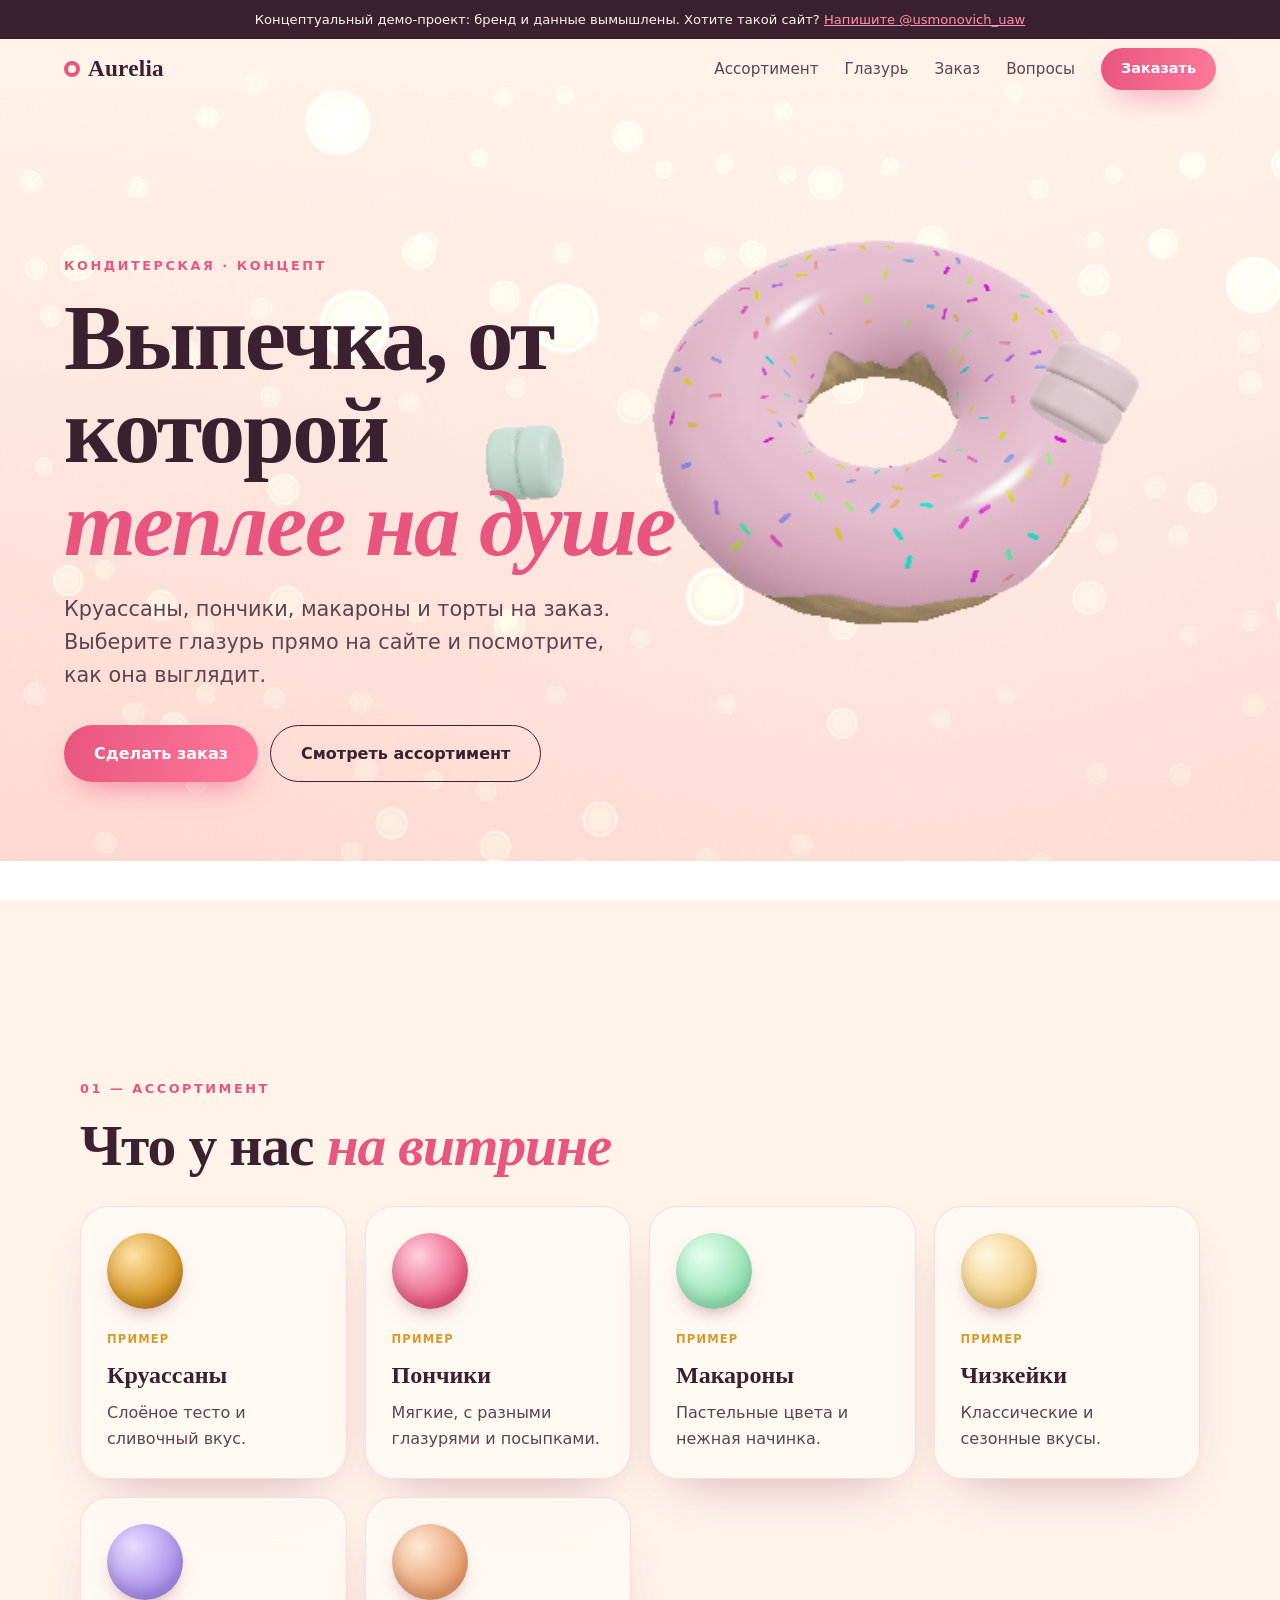
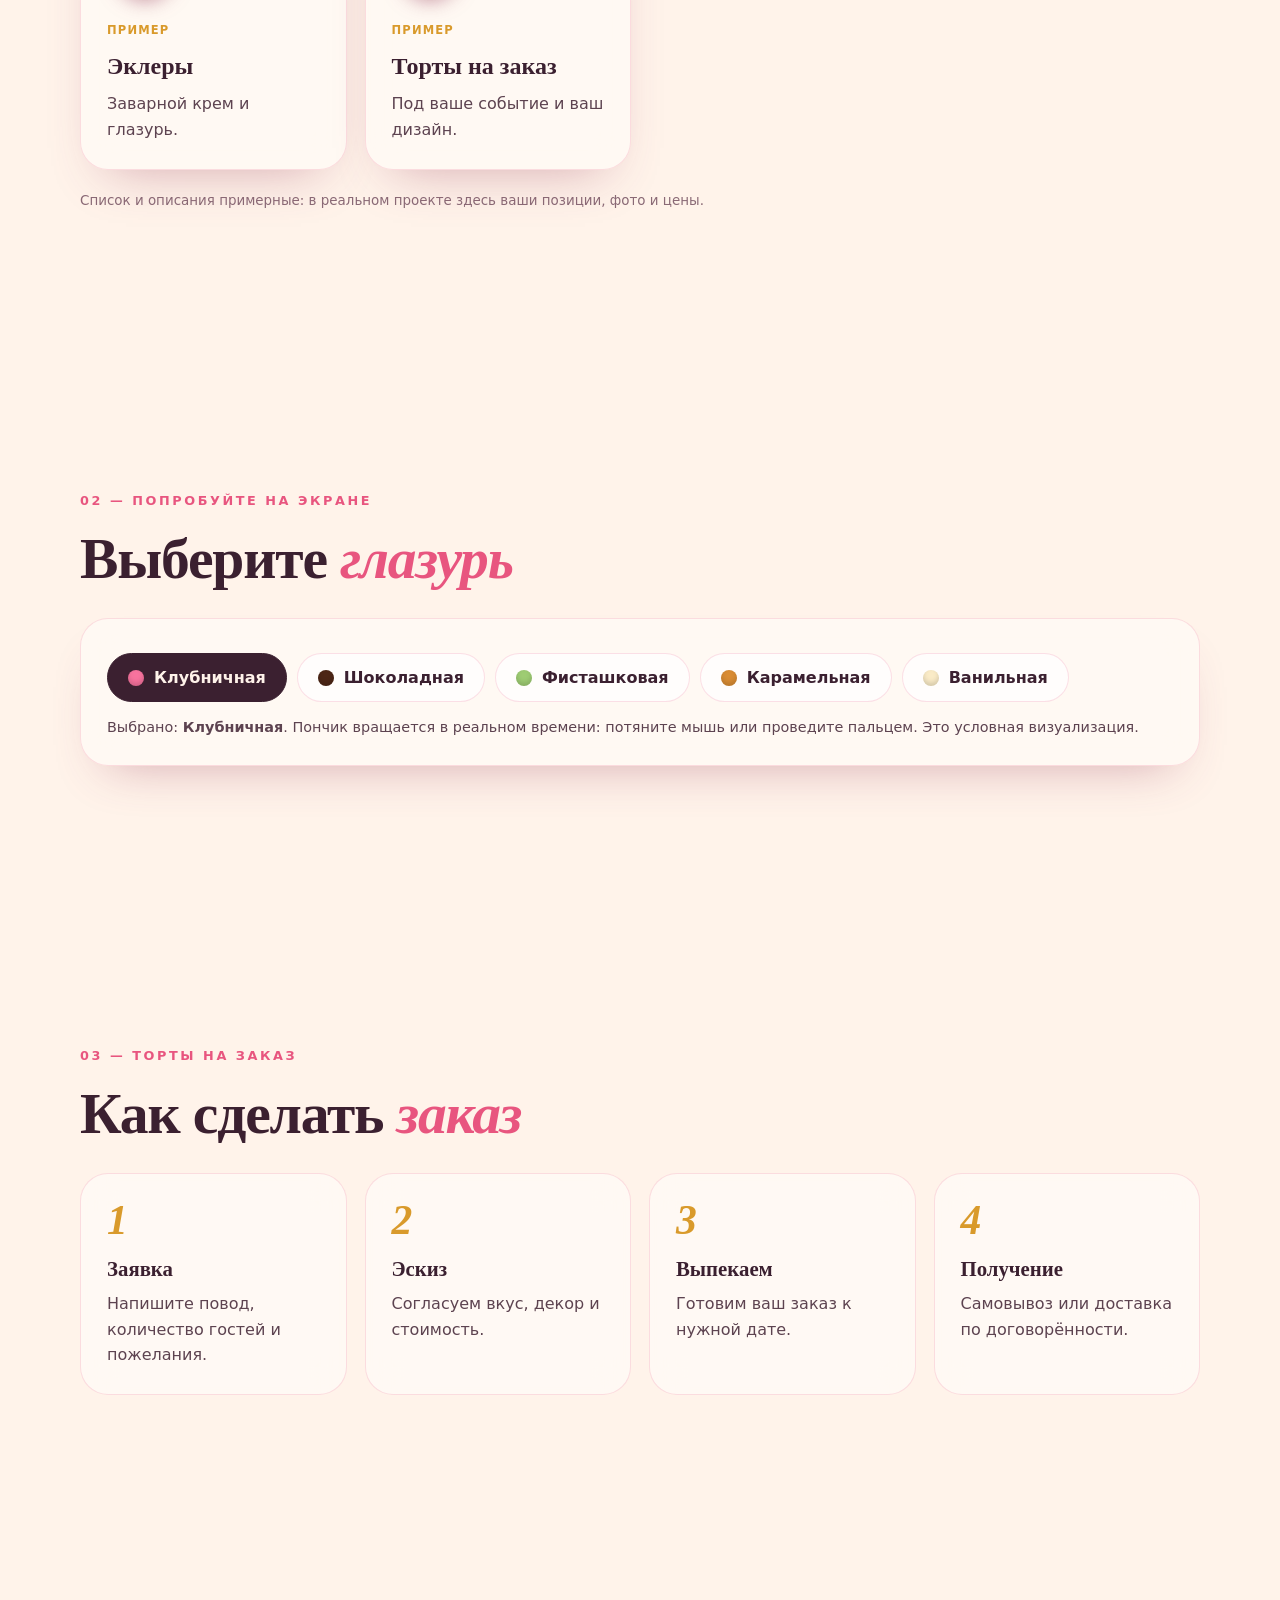
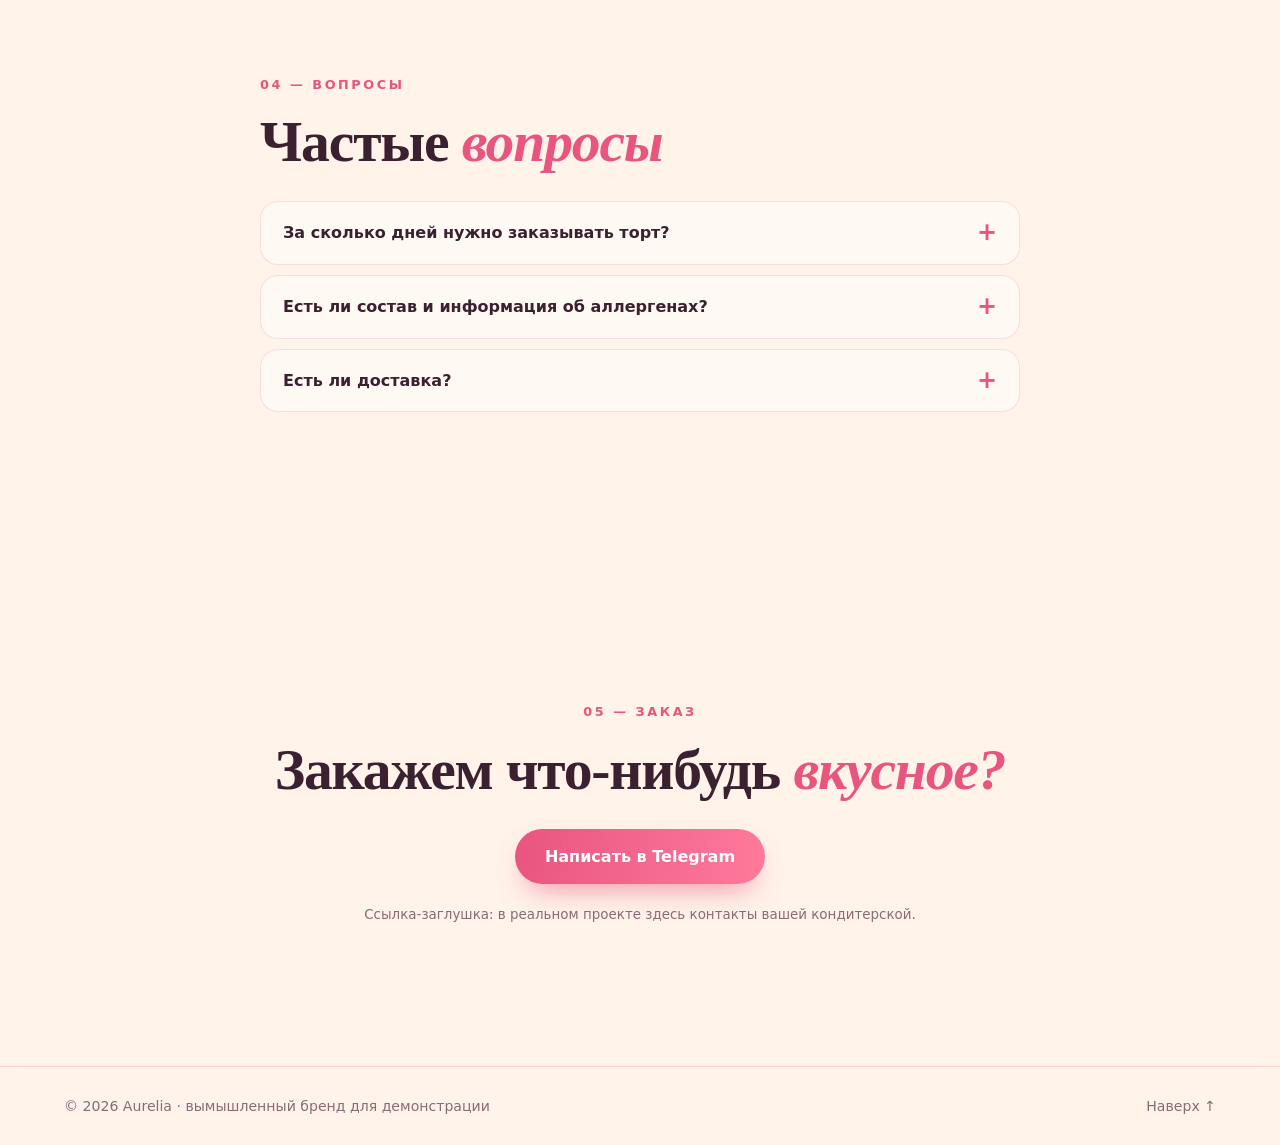
<file: bakery-demo/index.html>
<!DOCTYPE html>
<html lang="ru">
<head>
<meta charset="UTF-8">
<meta name="viewport" content="width=device-width, initial-scale=1, viewport-fit=cover">
<title>Aurelia — концепт сайта кондитерской</title>
<meta name="description" content="Концептуальный демо-сайт кондитерской с 3D-пончиком и макаронами.">
<link rel="stylesheet" href="style.css">
</head>
<body>
<canvas id="gl" aria-hidden="true"></canvas>
<div class="fallback" aria-hidden="true"></div>
<div class="promo">Концептуальный демо-проект: бренд и данные вымышлены. Хотите такой сайт? <a href="https://t.me/usmonovich_uaw" target="_blank" rel="noopener">Напишите @usmonovich_uaw</a></div>
<header class="nav">
  <a class="logo" href="#top"><i></i>Aurelia</a>
  <button class="burger" id="burger" aria-expanded="false" aria-controls="nav" aria-label="Меню"><span></span><span></span></button>
  <nav class="links" id="nav" aria-label="Разделы"><a href="#menu">Ассортимент</a><a href="#glaze">Глазурь</a><a href="#order">Заказ</a><a href="#faq">Вопросы</a><a class="pill pill--sm pill--main" href="#contact">Заказать</a></nav>
</header>
<main id="top">
<section class="hero"><div class="hero__text">
<p class="eyebrow reveal">Кондитерская · концепт</p>
<h1 class="reveal">Выпечка, от которой <em>теплее на душе</em></h1>
<p class="lead reveal">Круассаны, пончики, макароны и торты на заказ. Выберите глазурь прямо на сайте и посмотрите, как она выглядит.</p>
<div class="cta reveal"><a class="pill pill--main" href="#contact">Сделать заказ</a><a class="pill" href="#menu">Смотреть ассортимент</a></div>
</div></section>
<section class="sec" id="menu"><div class="wrap"><p class="kicker reveal">01 — Ассортимент</p><h2 class="reveal">Что у нас <em>на витрине</em></h2>
<div class="grid"><article class="card reveal"><div class="thumb t1"></div><span class="tag">Пример</span><h3>Круассаны</h3><p>Слоёное тесто и сливочный вкус.</p></article><article class="card reveal"><div class="thumb t2"></div><span class="tag">Пример</span><h3>Пончики</h3><p>Мягкие, с разными глазурями и посыпками.</p></article><article class="card reveal"><div class="thumb t3"></div><span class="tag">Пример</span><h3>Макароны</h3><p>Пастельные цвета и нежная начинка.</p></article><article class="card reveal"><div class="thumb t4"></div><span class="tag">Пример</span><h3>Чизкейки</h3><p>Классические и сезонные вкусы.</p></article><article class="card reveal"><div class="thumb t5"></div><span class="tag">Пример</span><h3>Эклеры</h3><p>Заварной крем и глазурь.</p></article><article class="card reveal"><div class="thumb t6"></div><span class="tag">Пример</span><h3>Торты на заказ</h3><p>Под ваше событие и ваш дизайн.</p></article></div>
<p class="note reveal">Список и описания примерные: в реальном проекте здесь ваши позиции, фото и цены.</p></div></section>
<section class="sec" id="glaze"><div class="wrap"><p class="kicker reveal">02 — Попробуйте на экране</p><h2 class="reveal">Выберите <em>глазурь</em></h2>
<div class="card reveal"><div class="conf" role="group" aria-label="Глазурь пончика">
<button class="chip on" style="--sw:#f8739e" aria-pressed="true" data-c="0.97,0.45,0.62" data-n="Клубничная">Клубничная</button>
<button class="chip" style="--sw:#4d2616" aria-pressed="false" data-c="0.30,0.15,0.09" data-n="Шоколадная">Шоколадная</button>
<button class="chip" style="--sw:#9ecc73" aria-pressed="false" data-c="0.62,0.80,0.45" data-n="Фисташковая">Фисташковая</button>
<button class="chip" style="--sw:#d98c33" aria-pressed="false" data-c="0.85,0.55,0.20" data-n="Карамельная">Карамельная</button>
<button class="chip" style="--sw:#faebc7" aria-pressed="false" data-c="0.98,0.92,0.78" data-n="Ванильная">Ванильная</button></div>
<p class="hint">Выбрано: <b id="chipLabel">Клубничная</b>. Пончик вращается в реальном времени: потяните мышь или проведите пальцем. Это условная визуализация.</p></div></div></section>
<section class="sec" id="order"><div class="wrap"><p class="kicker reveal">03 — Торты на заказ</p><h2 class="reveal">Как сделать <em>заказ</em></h2>
<ol class="steps"><li class="reveal"><b>1</b><h3>Заявка</h3><p>Напишите повод, количество гостей и пожелания.</p></li><li class="reveal"><b>2</b><h3>Эскиз</h3><p>Согласуем вкус, декор и стоимость.</p></li><li class="reveal"><b>3</b><h3>Выпекаем</h3><p>Готовим ваш заказ к нужной дате.</p></li><li class="reveal"><b>4</b><h3>Получение</h3><p>Самовывоз или доставка по договорённости.</p></li></ol></div></section>
<section class="sec" id="faq"><div class="wrap" style="max-width:760px"><p class="kicker reveal">04 — Вопросы</p><h2 class="reveal">Частые <em>вопросы</em></h2>
<details class="reveal"><summary>За сколько дней нужно заказывать торт?</summary><p>Срок зависит от сложности. В реальном проекте здесь будут условия вашей кондитерской.</p></details><details class="reveal"><summary>Есть ли состав и информация об аллергенах?</summary><p>Состав и аллергены уточняйте у кондитера при заказе.</p></details><details class="reveal"><summary>Есть ли доставка?</summary><p>Условия доставки указываются в реальном проекте.</p></details></div></section>
<section class="sec cta-sec" id="contact"><div class="wrap"><p class="kicker reveal">05 — Заказ</p><h2 class="reveal">Закажем что-нибудь <em>вкусное?</em></h2>
<div class="cta reveal"><a class="pill pill--main" href="https://t.me/your_username" target="_blank" rel="noopener">Написать в Telegram</a></div>
<p class="note reveal">Ссылка-заглушка: в реальном проекте здесь контакты вашей кондитерской.</p></div></section>
</main>
<footer class="foot"><p>© 2026 Aurelia · вымышленный бренд для демонстрации</p><a href="#top">Наверх ↑</a></footer>
<script src="app.js"></script>
</body>
</html>
</file>
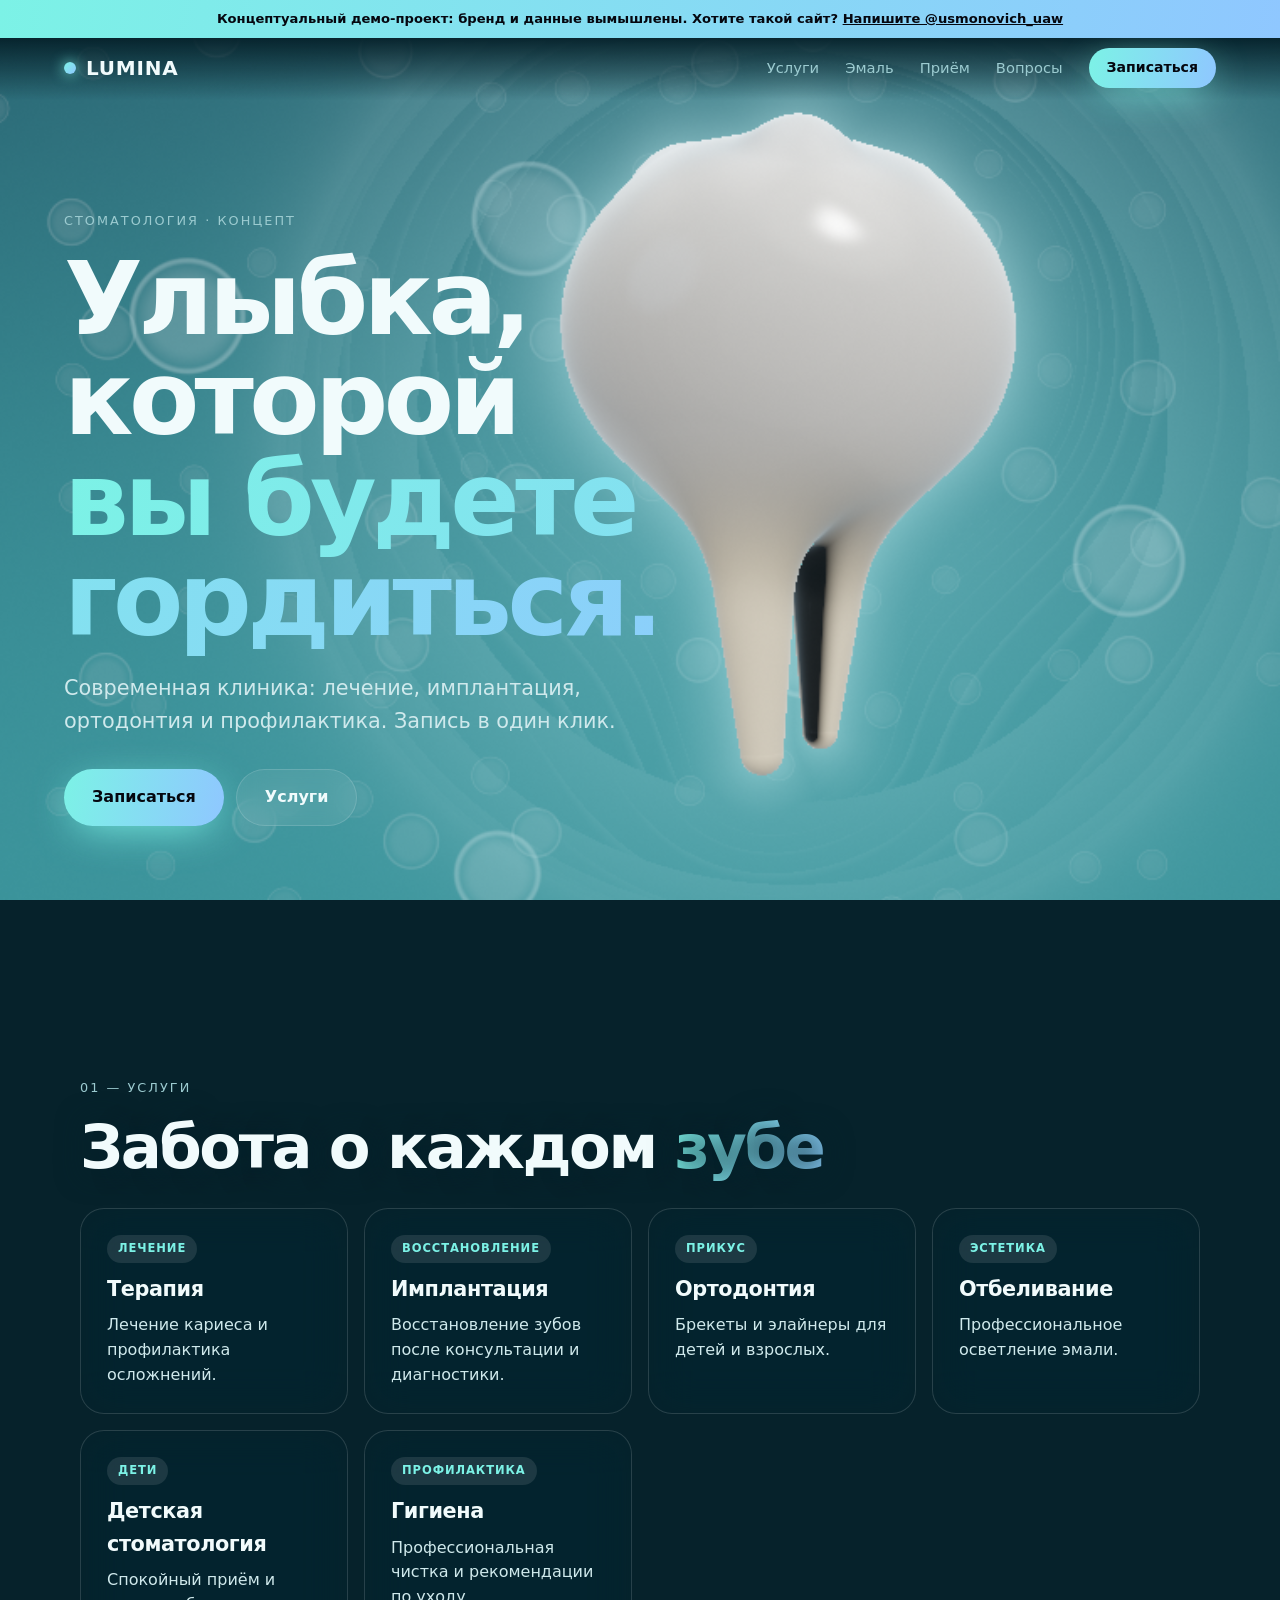
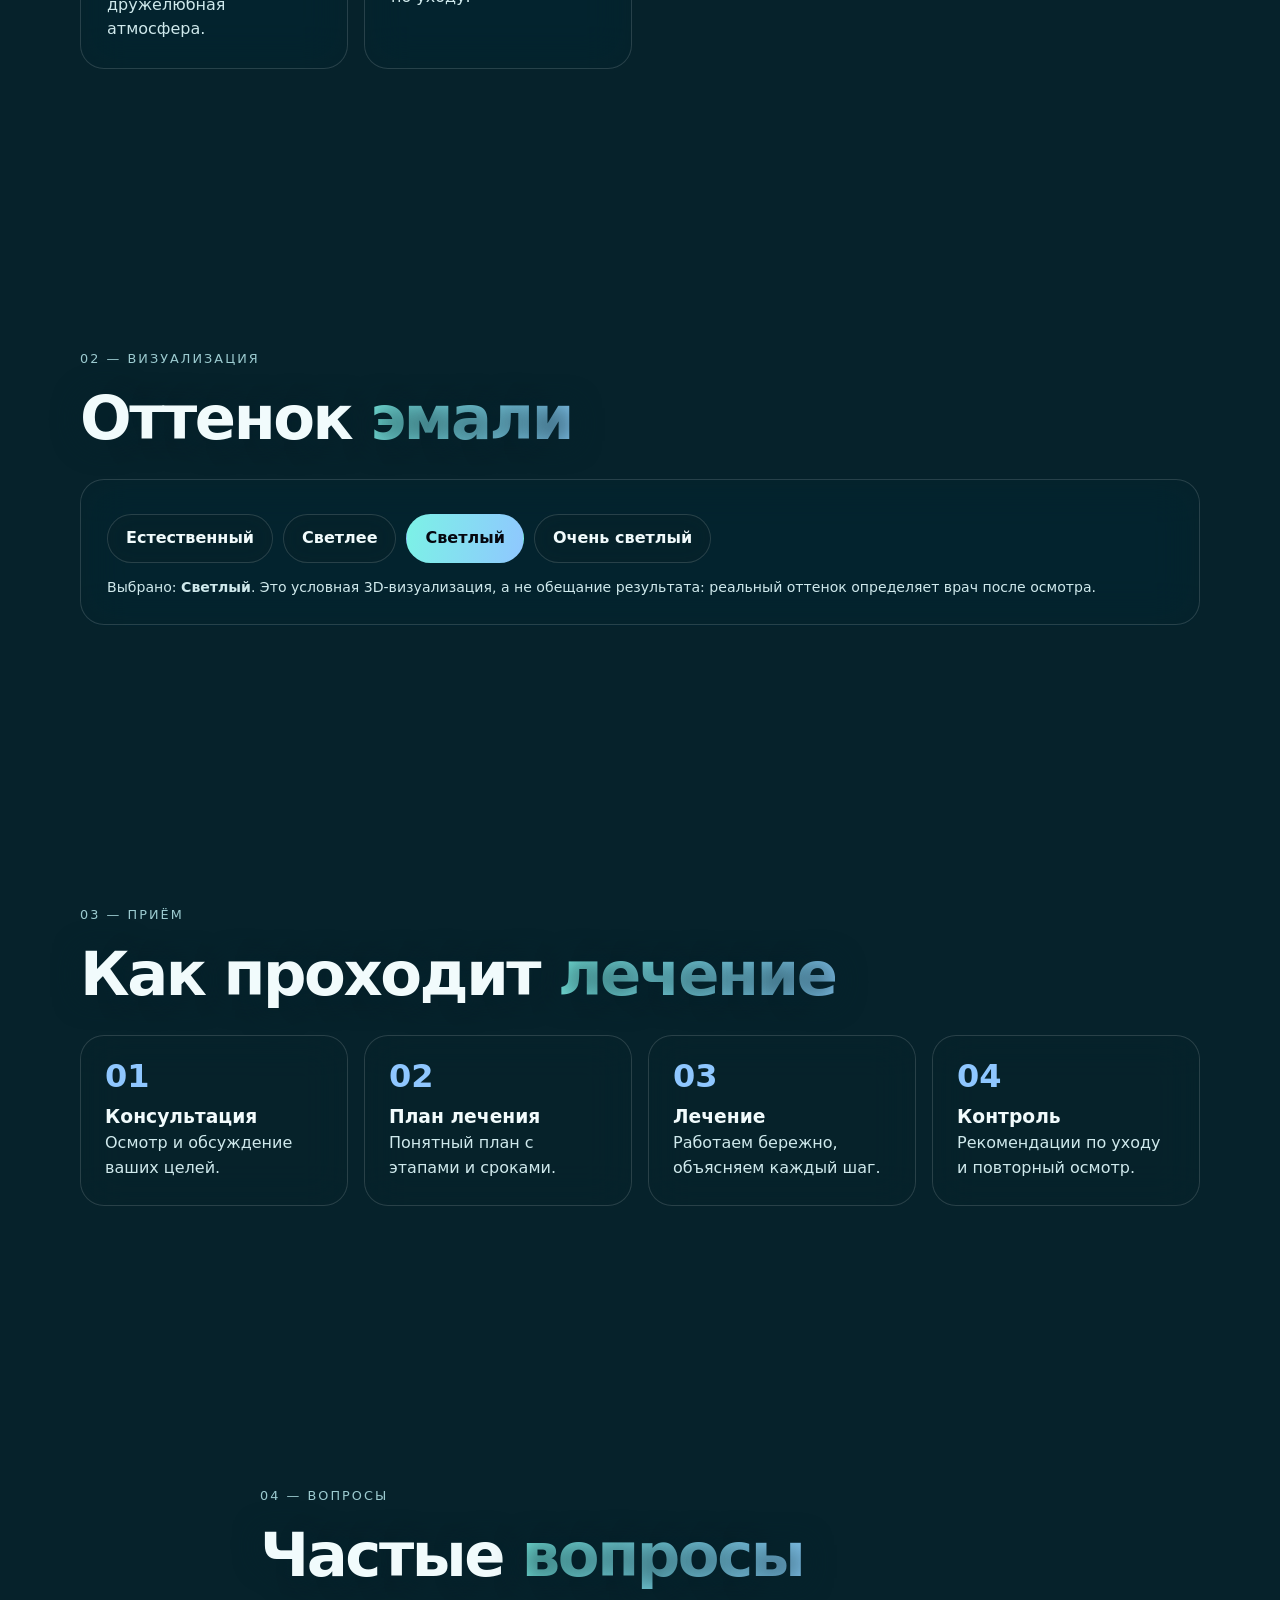
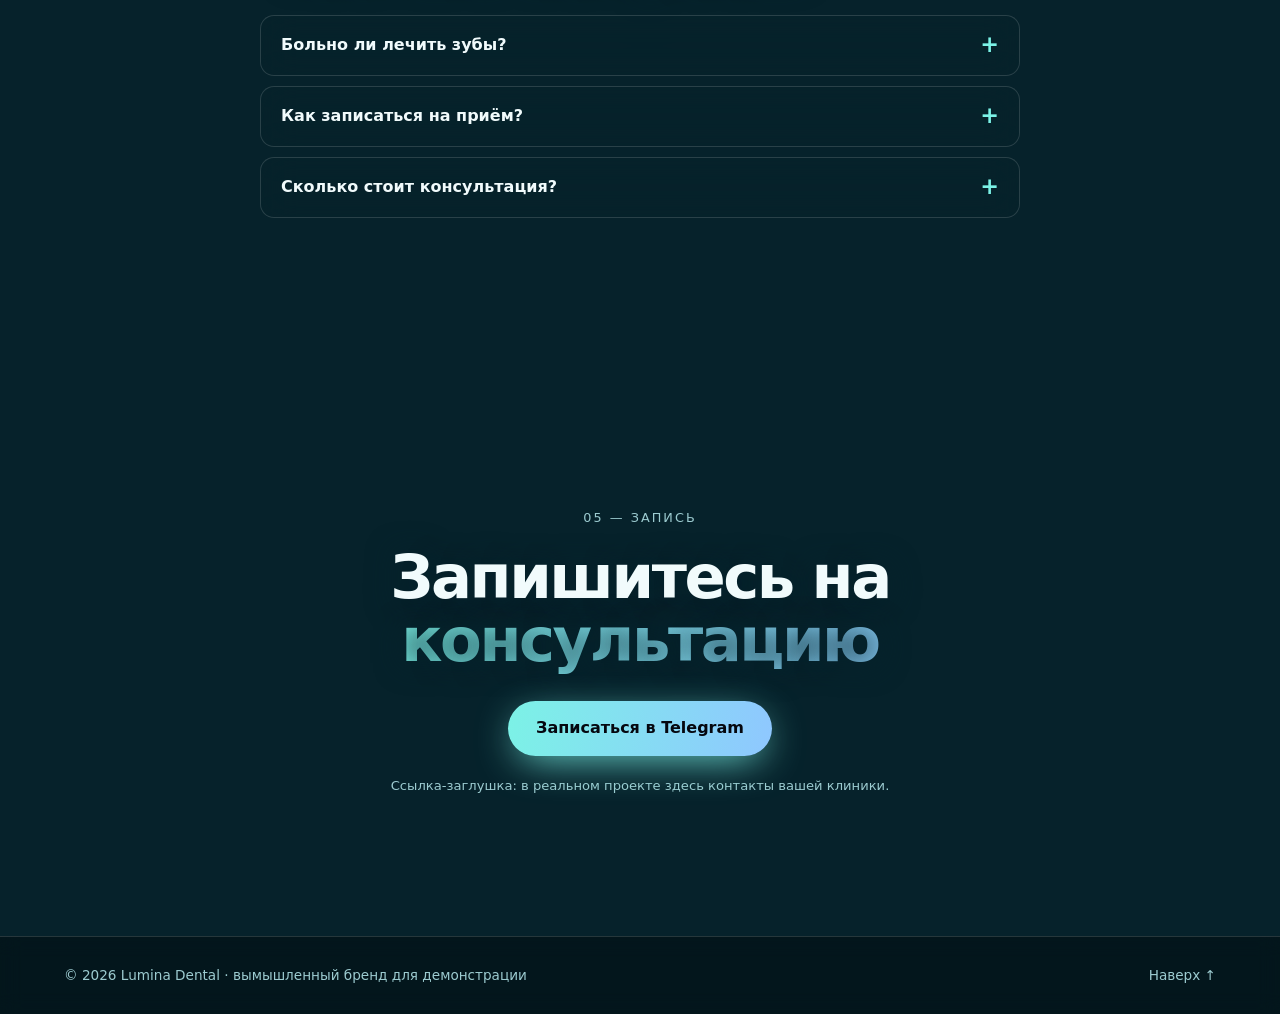
<file: dental-demo/index.html>
<!DOCTYPE html>
<html lang="ru">
<head>
<meta charset="UTF-8">
<meta name="viewport" content="width=device-width, initial-scale=1, viewport-fit=cover">
<title>Lumina Dental — концепт сайта стоматологии</title>
<meta name="description" content="Концептуальный демо-сайт стоматологической клиники с 3D-зубом.">
<link rel="stylesheet" href="style.css">
</head>
<body>
<canvas id="gl" aria-hidden="true"></canvas>
<div class="fallback" aria-hidden="true"></div>
<div class="promo">Концептуальный демо-проект: бренд и данные вымышлены. Хотите такой сайт? <a href="https://t.me/usmonovich_uaw" target="_blank" rel="noopener">Напишите @usmonovich_uaw</a></div>
<header class="nav">
  <a class="logo" href="#top"><i></i>LUMINA</a>
  <button class="burger" id="burger" aria-expanded="false" aria-controls="nav" aria-label="Меню"><span></span><span></span></button>
  <nav class="links" id="nav" aria-label="Разделы"><a href="#services">Услуги</a><a href="#shade">Эмаль</a><a href="#process">Приём</a><a href="#faq">Вопросы</a><a class="pill pill--sm pill--main" href="#contact">Записаться</a></nav>
</header>
<main id="top">
<section class="hero"><div class="hero__text">
<p class="eyebrow reveal">Стоматология · концепт</p>
<h1 class="reveal">Улыбка, которой<br><span class='grad'>вы будете гордиться.</span></h1>
<p class="lead reveal">Современная клиника: лечение, имплантация, ортодонтия и профилактика. Запись в один клик.</p>
<div class="cta reveal"><a class="pill pill--main" href="#contact">Записаться</a><a class="pill" href="#services">Услуги</a></div>
</div></section>

<section class="sec" id="services"><div class="wrap"><p class="kicker reveal">01 — Услуги</p><h2 class="reveal">Забота о каждом <span class="grad">зубе</span></h2>
<div class="grid"><article class="card reveal"><span class="badge">Лечение</span><h3>Терапия</h3><p>Лечение кариеса и профилактика осложнений.</p></article><article class="card reveal"><span class="badge">Восстановление</span><h3>Имплантация</h3><p>Восстановление зубов после консультации и диагностики.</p></article><article class="card reveal"><span class="badge">Прикус</span><h3>Ортодонтия</h3><p>Брекеты и элайнеры для детей и взрослых.</p></article><article class="card reveal"><span class="badge">Эстетика</span><h3>Отбеливание</h3><p>Профессиональное осветление эмали.</p></article><article class="card reveal"><span class="badge">Дети</span><h3>Детская стоматология</h3><p>Спокойный приём и дружелюбная атмосфера.</p></article><article class="card reveal"><span class="badge">Профилактика</span><h3>Гигиена</h3><p>Профессиональная чистка и рекомендации по уходу.</p></article></div></div></section>
<section class="sec" id="shade"><div class="wrap"><p class="kicker reveal">02 — Визуализация</p><h2 class="reveal">Оттенок <span class="grad">эмали</span></h2>
<div class="card reveal"><div class="conf" role="group" aria-label="Оттенок эмали">
<button class="chip" aria-pressed="false" data-c="0.94,0.88,0.76" data-n="Естественный">Естественный</button>
<button class="chip" aria-pressed="false" data-c="0.97,0.93,0.84" data-n="Светлее">Светлее</button>
<button class="chip on" aria-pressed="true" data-c="0.99,0.97,0.93" data-n="Светлый">Светлый</button>
<button class="chip" aria-pressed="false" data-c="1.0,1.0,1.0" data-n="Очень светлый">Очень светлый</button></div>
<p class="hint">Выбрано: <b id="chipLabel">Светлый</b>. Это условная 3D-визуализация, а не обещание результата: реальный оттенок определяет врач после осмотра.</p></div></div></section>
<section class="sec" id="process"><div class="wrap"><p class="kicker reveal">03 — Приём</p><h2 class="reveal">Как проходит <span class="grad">лечение</span></h2>
<ol class="steps"><li class="reveal"><b>01</b><h3>Консультация</h3><p>Осмотр и обсуждение ваших целей.</p></li><li class="reveal"><b>02</b><h3>План лечения</h3><p>Понятный план с этапами и сроками.</p></li><li class="reveal"><b>03</b><h3>Лечение</h3><p>Работаем бережно, объясняем каждый шаг.</p></li><li class="reveal"><b>04</b><h3>Контроль</h3><p>Рекомендации по уходу и повторный осмотр.</p></li></ol></div></section>
<section class="sec" id="faq"><div class="wrap" style="max-width:760px"><p class="kicker reveal">04 — Вопросы</p><h2 class="reveal">Частые <span class="grad">вопросы</span></h2>
<details class="reveal"><summary>Больно ли лечить зубы?</summary><p>Врач подбирает обезболивание индивидуально и объясняет ход лечения. В реальном проекте здесь будут ваши условия.</p></details><details class="reveal"><summary>Как записаться на приём?</summary><p>Напишите в Telegram, подберём удобное время.</p></details><details class="reveal"><summary>Сколько стоит консультация?</summary><p>Стоимость указывается в прайсе клиники. В этом демо цены не показаны.</p></details></div></section>
<section class="sec cta-sec" id="contact"><div class="wrap"><p class="kicker reveal">05 — Запись</p><h2 class="reveal">Запишитесь на <span class="grad">консультацию</span></h2>
<div class="cta reveal"><a class="pill pill--main" href="https://t.me/your_username" target="_blank" rel="noopener">Записаться в Telegram</a></div>
<p class="note reveal">Ссылка-заглушка: в реальном проекте здесь контакты вашей клиники.</p></div></section>
</main>
<footer class="foot"><p>© 2026 Lumina Dental · вымышленный бренд для демонстрации</p><a href="#top">Наверх ↑</a></footer>
<script src="app.js"></script>
</body>
</html>
</file>
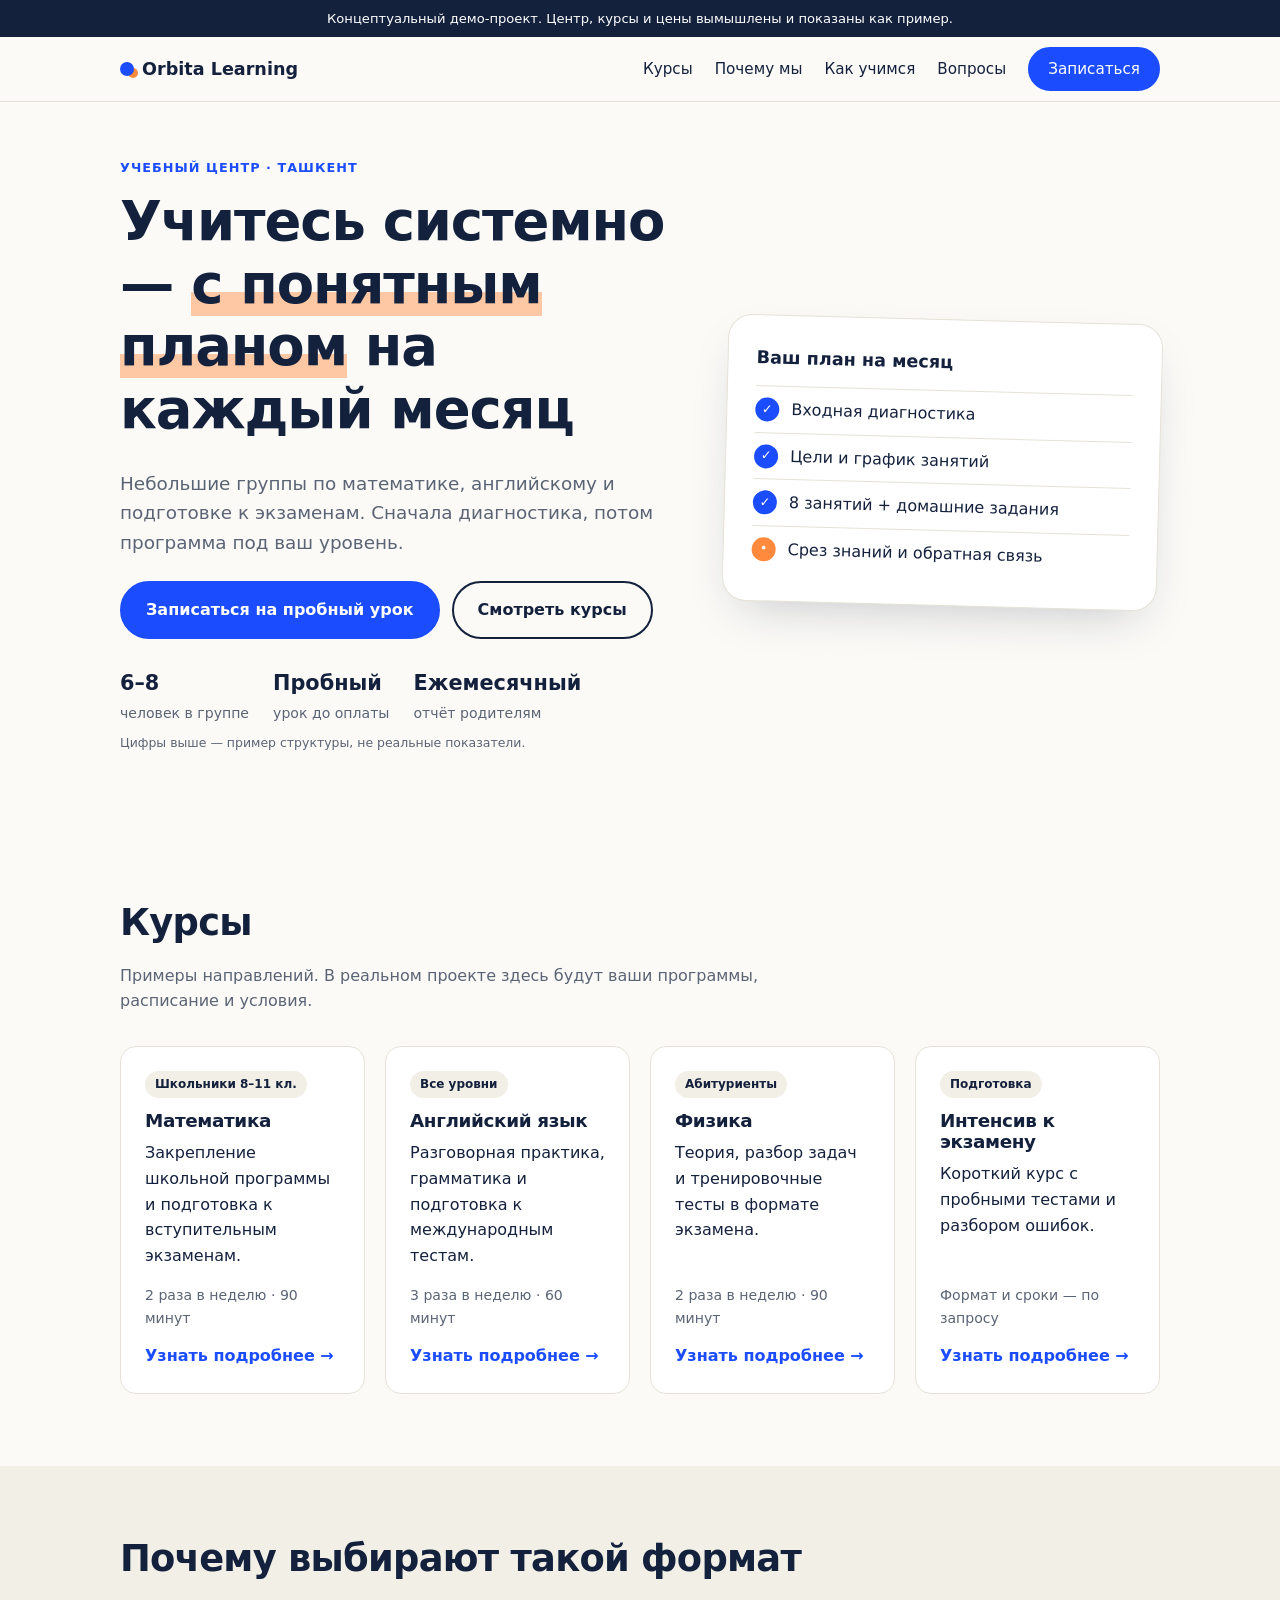
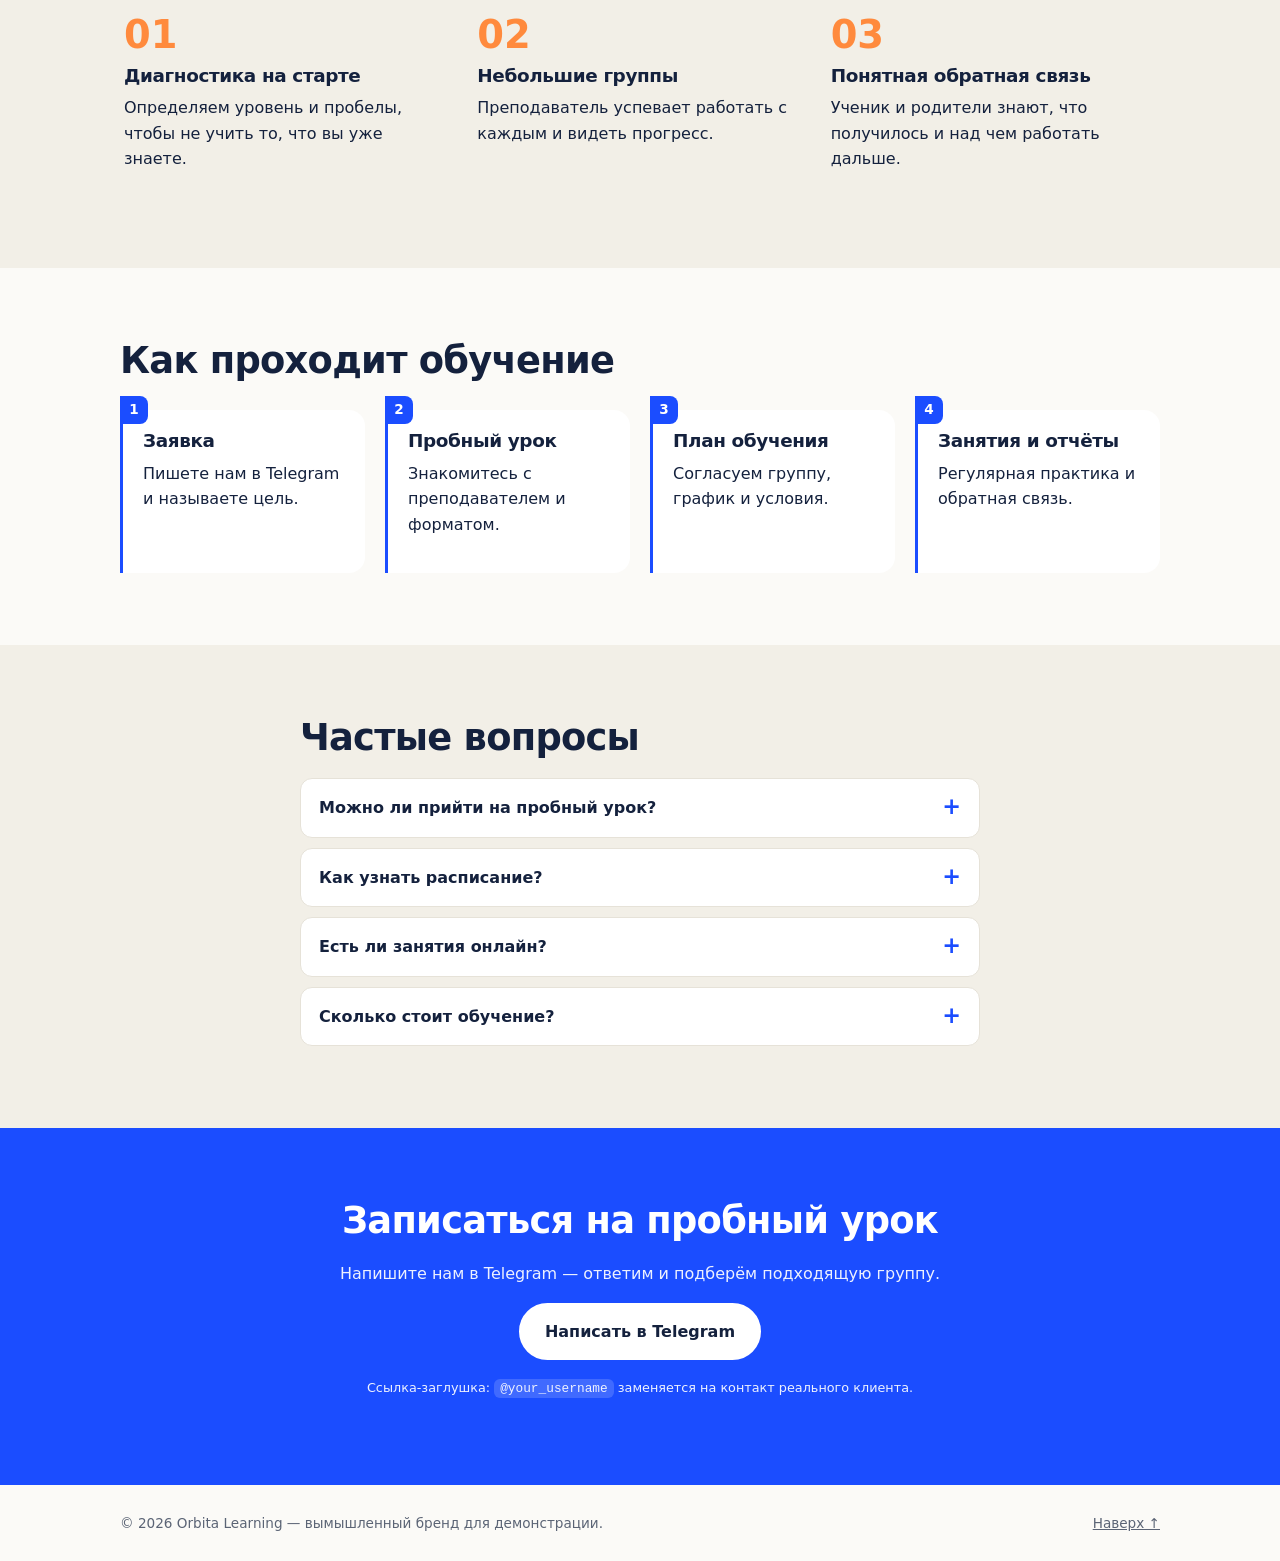
<file: orbita-demo/index.html>
<!DOCTYPE html>
<html lang="ru">
<head>
<meta charset="UTF-8">
<meta name="viewport" content="width=device-width, initial-scale=1">
<title>Orbita Learning — учебный центр в Ташкенте (концепт)</title>
<meta name="description" content="Концептуальный демо-сайт учебного центра: курсы, процесс обучения, ответы на вопросы и запись через Telegram.">
<link rel="stylesheet" href="style.css">
</head>
<body>

<div class="notice" role="note">Концептуальный демо-проект. Центр, курсы и цены вымышлены и показаны как пример.</div>

<header class="header">
  <div class="wrap header__in">
    <a class="logo" href="#top" aria-label="Orbita Learning — наверх"><span class="logo__dot"></span>Orbita Learning</a>
    <button class="burger" id="burger" aria-expanded="false" aria-controls="nav" aria-label="Открыть меню"><span></span><span></span></button>
    <nav class="nav" id="nav">
      <a href="#courses">Курсы</a>
      <a href="#why">Почему мы</a>
      <a href="#process">Как учимся</a>
      <a href="#faq">Вопросы</a>
      <a class="btn btn--sm" href="#contact">Записаться</a>
    </nav>
  </div>
</header>

<main id="top">

<section class="hero">
  <div class="wrap hero__in">
    <div class="hero__text">
      <p class="eyebrow">Учебный центр · Ташкент</p>
      <h1>Учитесь системно — <em>с понятным планом</em> на каждый месяц</h1>
      <p class="lead">Небольшие группы по математике, английскому и подготовке к экзаменам. Сначала диагностика, потом программа под ваш уровень.</p>
      <div class="hero__cta">
        <a class="btn" href="#contact">Записаться на пробный урок</a>
        <a class="btn btn--ghost" href="#courses">Смотреть курсы</a>
      </div>
      <ul class="facts">
        <li><strong>6–8</strong><span>человек в группе</span></li>
        <li><strong>Пробный</strong><span>урок до оплаты</span></li>
        <li><strong>Ежемесячный</strong><span>отчёт родителям</span></li>
      </ul>
      <p class="sample-note">Цифры выше — пример структуры, не реальные показатели.</p>
    </div>
    <div class="hero__card" aria-hidden="true">
      <div class="card-mock">
        <p class="card-mock__t">Ваш план на месяц</p>
        <ul>
          <li><span class="chk">✓</span> Входная диагностика</li>
          <li><span class="chk">✓</span> Цели и график занятий</li>
          <li><span class="chk">✓</span> 8 занятий + домашние задания</li>
          <li><span class="chk chk--o">•</span> Срез знаний и обратная связь</li>
        </ul>
      </div>
    </div>
  </div>
</section>

<section class="section" id="courses">
  <div class="wrap">
    <h2>Курсы</h2>
    <p class="section__sub">Примеры направлений. В реальном проекте здесь будут ваши программы, расписание и условия.</p>
    <div class="grid">
      <article class="course">
        <span class="tag">Школьники 8–11 кл.</span>
        <h3>Математика</h3>
        <p>Закрепление школьной программы и подготовка к вступительным экзаменам.</p>
        <p class="meta">2 раза в неделю · 90 минут</p>
        <a class="link" href="#contact">Узнать подробнее →</a>
      </article>
      <article class="course">
        <span class="tag">Все уровни</span>
        <h3>Английский язык</h3>
        <p>Разговорная практика, грамматика и подготовка к международным тестам.</p>
        <p class="meta">3 раза в неделю · 60 минут</p>
        <a class="link" href="#contact">Узнать подробнее →</a>
      </article>
      <article class="course">
        <span class="tag">Абитуриенты</span>
        <h3>Физика</h3>
        <p>Теория, разбор задач и тренировочные тесты в формате экзамена.</p>
        <p class="meta">2 раза в неделю · 90 минут</p>
        <a class="link" href="#contact">Узнать подробнее →</a>
      </article>
      <article class="course">
        <span class="tag">Подготовка</span>
        <h3>Интенсив к экзамену</h3>
        <p>Короткий курс с пробными тестами и разбором ошибок.</p>
        <p class="meta">Формат и сроки — по запросу</p>
        <a class="link" href="#contact">Узнать подробнее →</a>
      </article>
    </div>
  </div>
</section>

<section class="section section--alt" id="why">
  <div class="wrap">
    <h2>Почему выбирают такой формат</h2>
    <div class="grid grid--3">
      <div class="why"><span class="num">01</span><h3>Диагностика на старте</h3><p>Определяем уровень и пробелы, чтобы не учить то, что вы уже знаете.</p></div>
      <div class="why"><span class="num">02</span><h3>Небольшие группы</h3><p>Преподаватель успевает работать с каждым и видеть прогресс.</p></div>
      <div class="why"><span class="num">03</span><h3>Понятная обратная связь</h3><p>Ученик и родители знают, что получилось и над чем работать дальше.</p></div>
    </div>
  </div>
</section>

<section class="section" id="process">
  <div class="wrap">
    <h2>Как проходит обучение</h2>
    <ol class="steps">
      <li><h3>Заявка</h3><p>Пишете нам в Telegram и называете цель.</p></li>
      <li><h3>Пробный урок</h3><p>Знакомитесь с преподавателем и форматом.</p></li>
      <li><h3>План обучения</h3><p>Согласуем группу, график и условия.</p></li>
      <li><h3>Занятия и отчёты</h3><p>Регулярная практика и обратная связь.</p></li>
    </ol>
  </div>
</section>

<section class="section section--alt" id="faq">
  <div class="wrap wrap--narrow">
    <h2>Частые вопросы</h2>
    <details><summary>Можно ли прийти на пробный урок?</summary><p>В этом примере — да. В реальном проекте здесь будут условия конкретного центра.</p></details>
    <details><summary>Как узнать расписание?</summary><p>Напишите в Telegram: подберём группу по возрасту, уровню и удобному времени.</p></details>
    <details><summary>Есть ли занятия онлайн?</summary><p>Формат (очно, онлайн, смешанный) указывается для каждого курса отдельно.</p></details>
    <details><summary>Сколько стоит обучение?</summary><p>Стоимость зависит от курса и формата. В реальном проекте здесь будет таблица тарифов.</p></details>
  </div>
</section>

<section class="section cta" id="contact">
  <div class="wrap wrap--narrow cta__in">
    <h2>Записаться на пробный урок</h2>
    <p>Напишите нам в Telegram — ответим и подберём подходящую группу.</p>
    <a class="btn btn--light" id="tg" href="https://t.me/your_username" target="_blank" rel="noopener">Написать в Telegram</a>
    <p class="placeholder">Ссылка-заглушка: <code>@your_username</code> заменяется на контакт реального клиента.</p>
  </div>
</section>

</main>

<footer class="footer">
  <div class="wrap">
    <p>© 2026 Orbita Learning — вымышленный бренд для демонстрации.</p>
    <p><a href="#top">Наверх ↑</a></p>
  </div>
</footer>

<script src="script.js"></script>
</body>
</html>
</file>
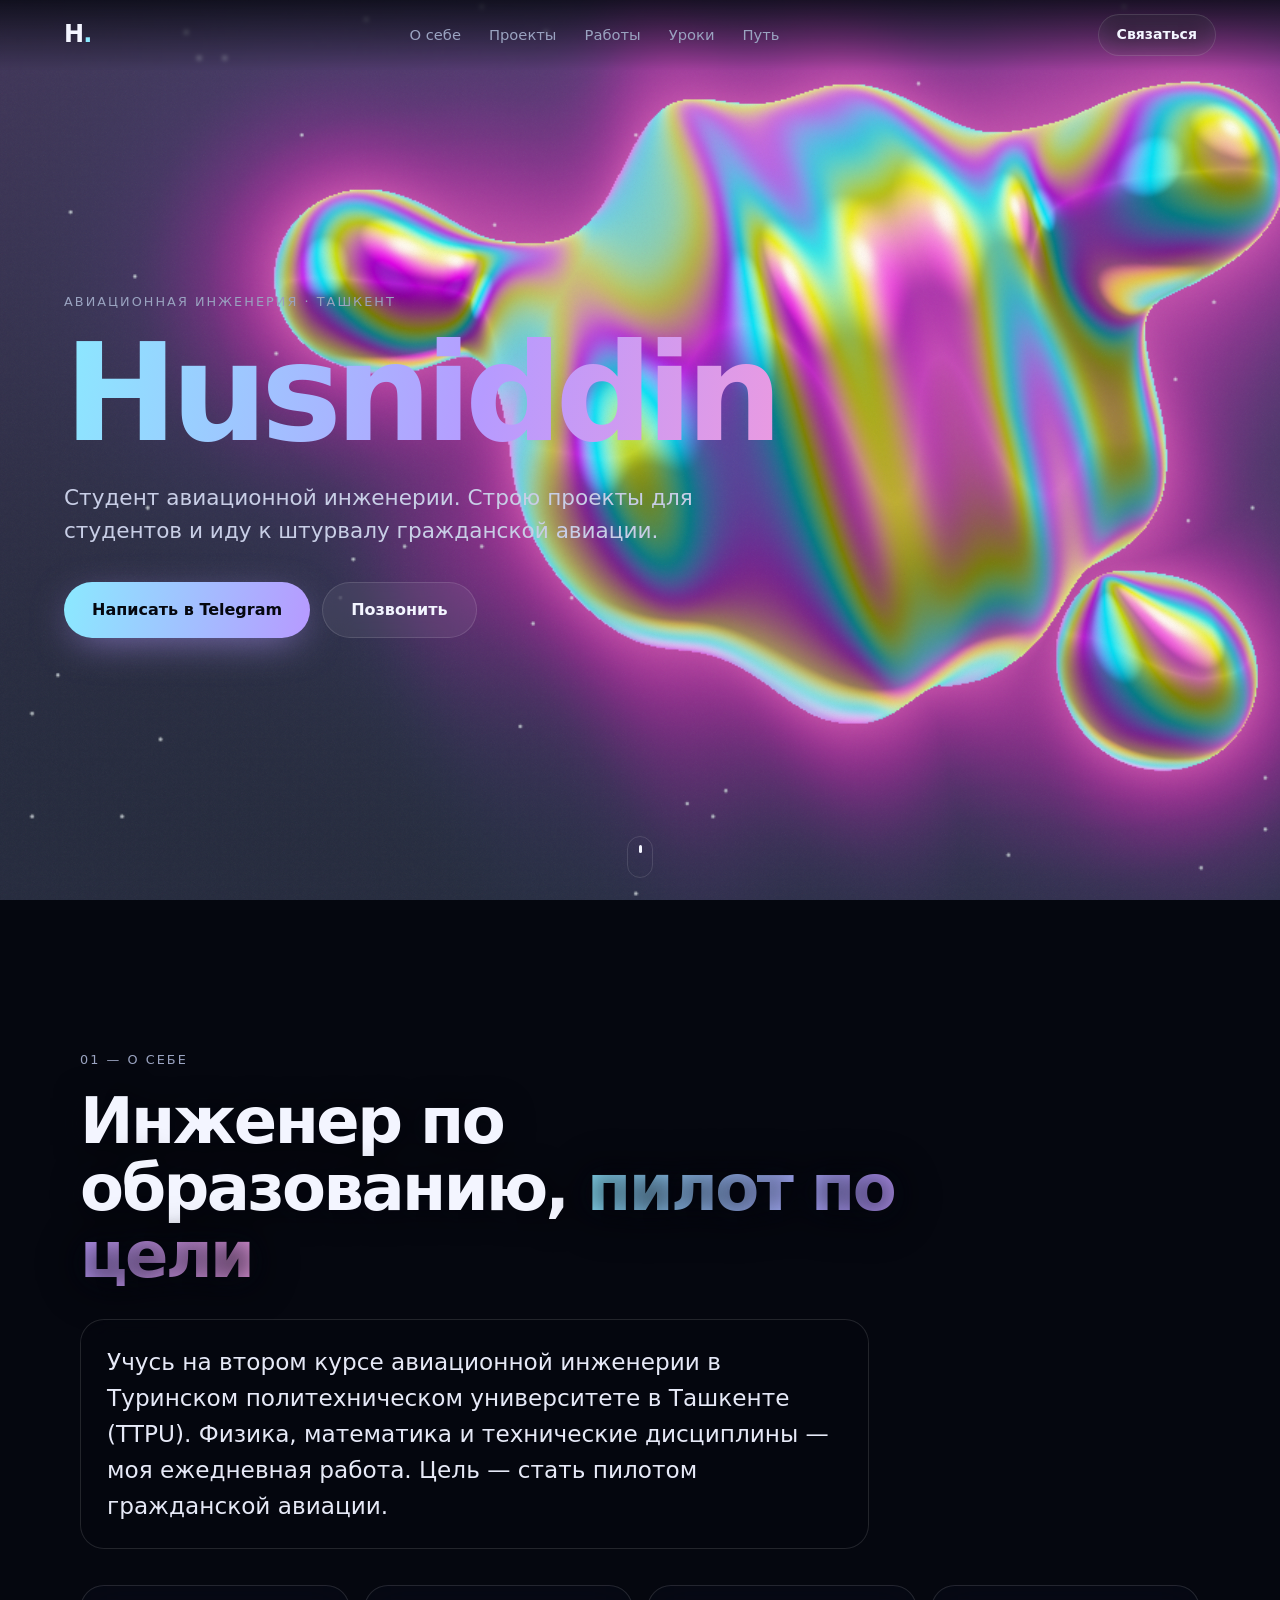
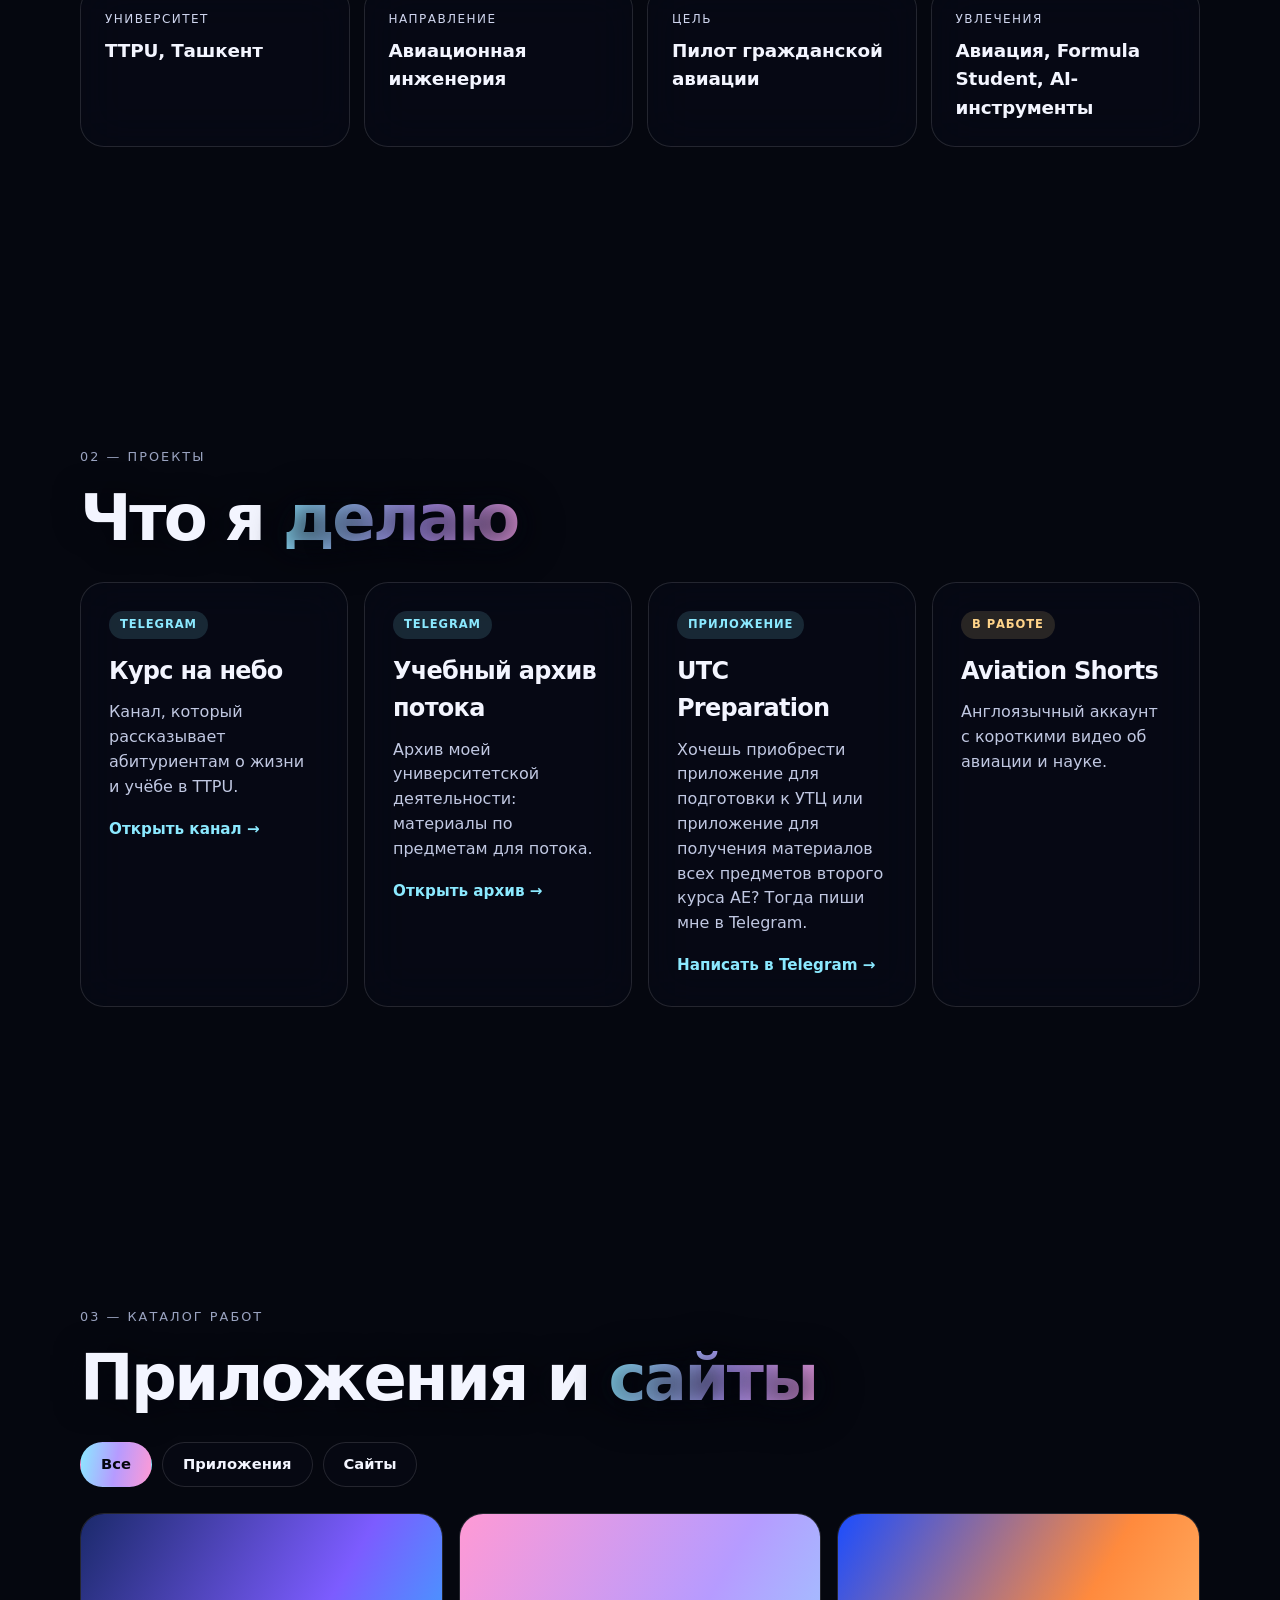
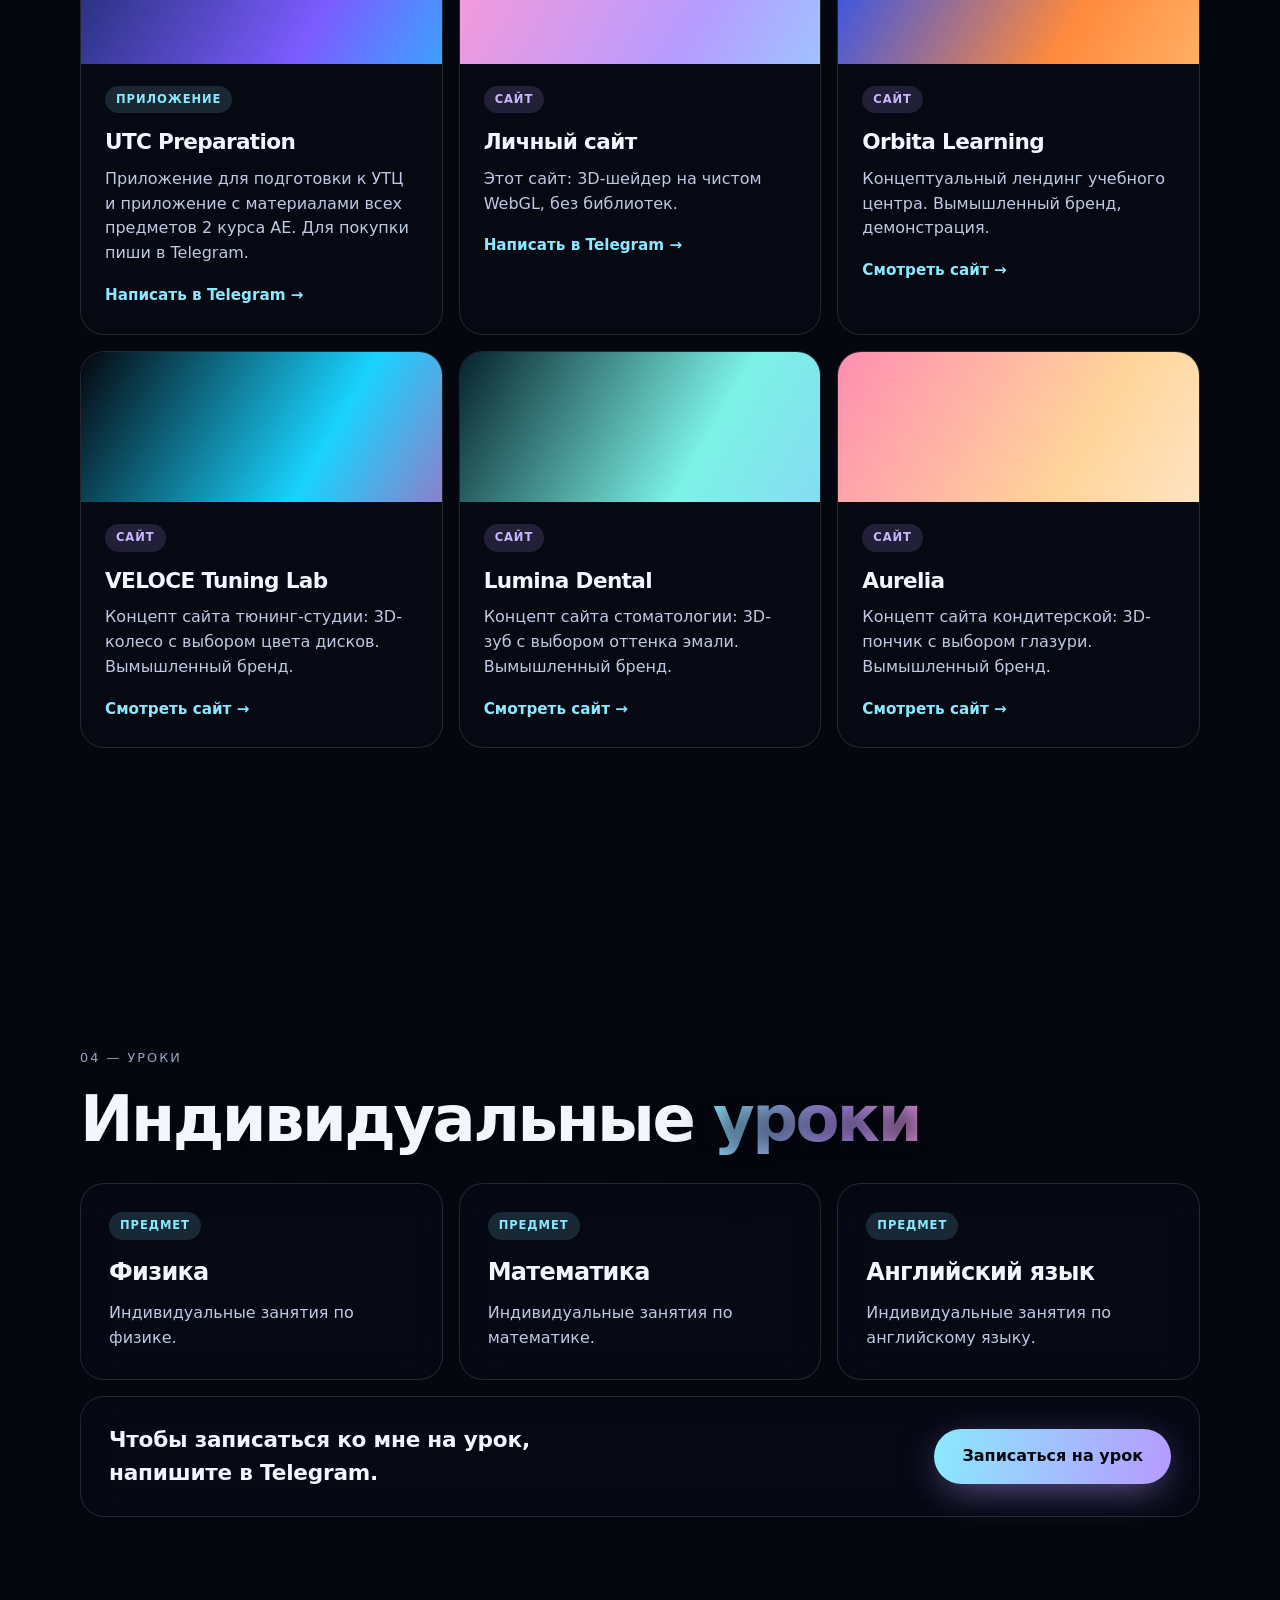
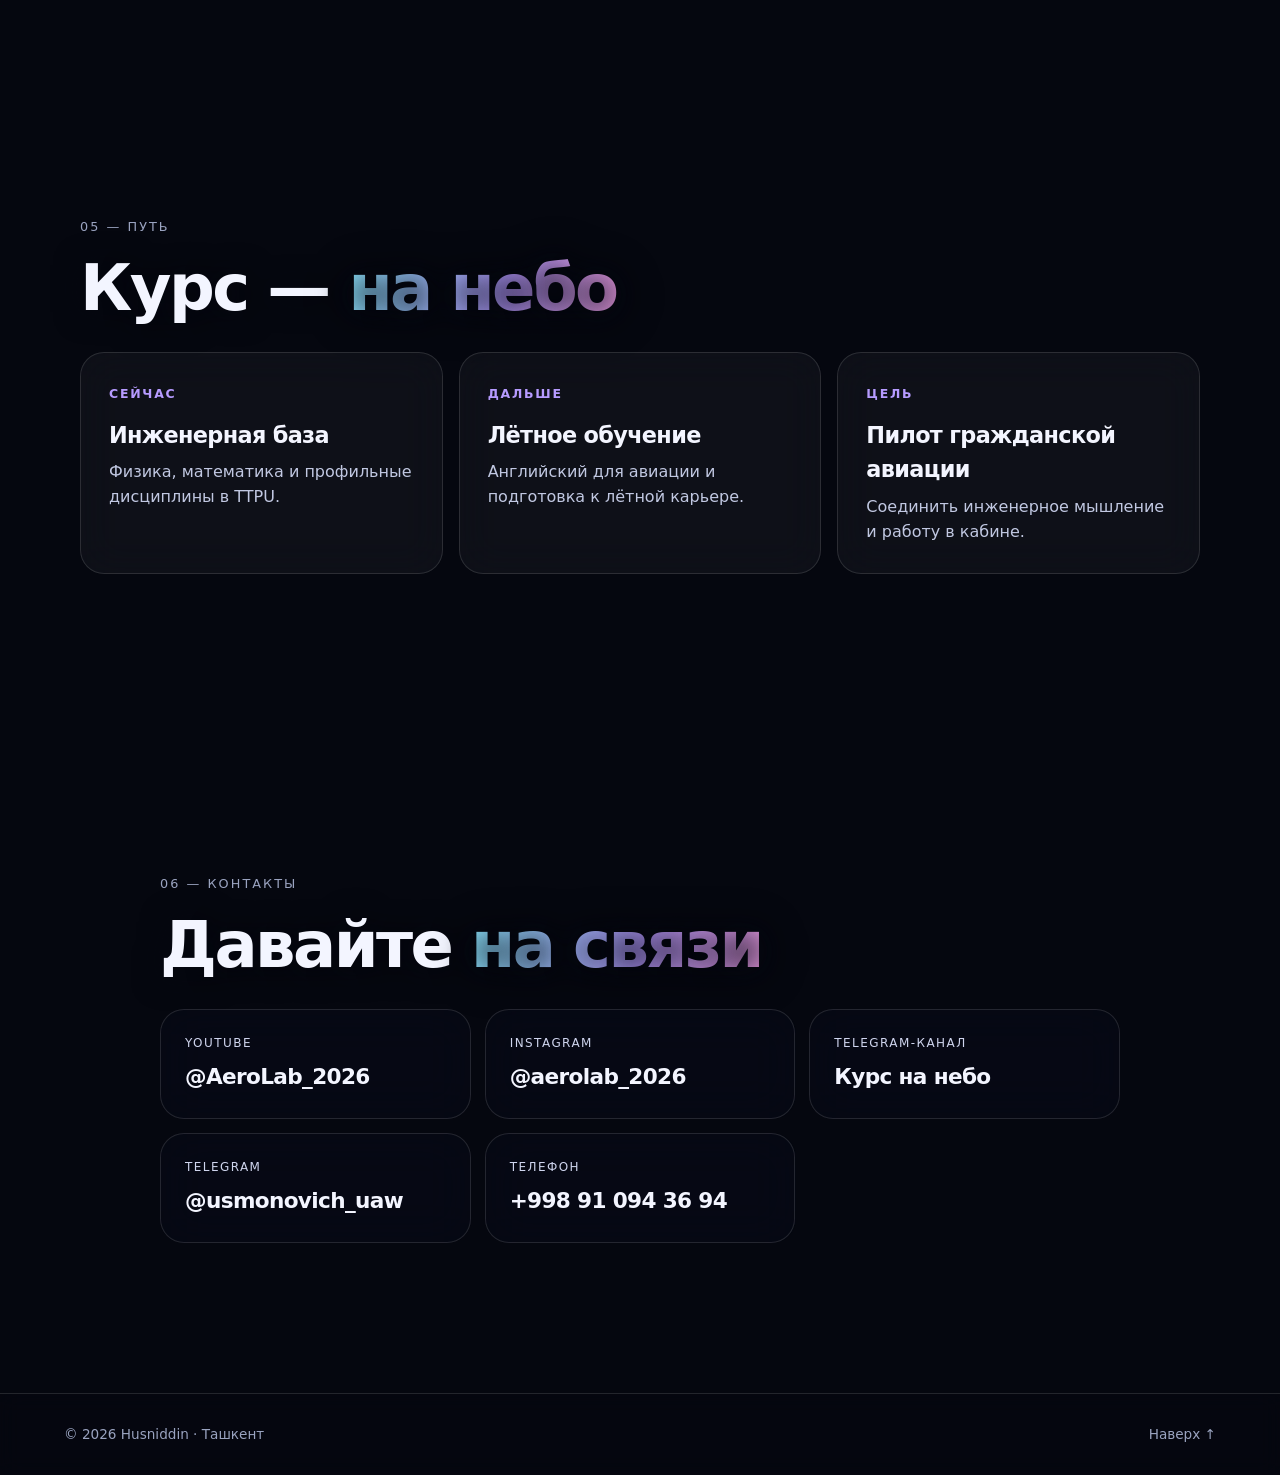
<file: portfolio/index.html>
<!DOCTYPE html>
<html lang="ru">
<head>
<meta charset="UTF-8">
<meta name="viewport" content="width=device-width, initial-scale=1, viewport-fit=cover">
<title>Husniddin — авиационная инженерия · Ташкент</title>
<meta name="description" content="Husniddin: студент авиационной инженерии TTPU, цель — пилот гражданской авиации. Проекты, контакты, Telegram @usmonovich_uaw.">
<meta name="theme-color" content="#05070f">
<link rel="stylesheet" href="style.css">
</head>
<body>
<canvas id="gl" aria-hidden="true"></canvas>
<div class="fallback" aria-hidden="true"></div>
<div class="grain" aria-hidden="true"></div>

<header class="nav">
  <a class="nav__logo" href="#top" aria-label="Husniddin — наверх">H<span>.</span></a>
  <nav class="nav__links" aria-label="Разделы">
    <a href="#about">О себе</a>
    <a href="#projects">Проекты</a>
    <a href="#works">Работы</a>
    <a href="#lessons">Уроки</a>
    <a href="#path">Путь</a>
  </nav>
  <a class="pill pill--sm" href="#contact">Связаться</a>
</header>

<main id="top">
  <section class="hero">
    <div class="hero__text">
      <p class="eyebrow reveal">Авиационная инженерия · Ташкент</p>
      <h1 class="reveal"><span class="irid">Husniddin</span></h1>
      <p class="lead reveal">Студент авиационной инженерии. Строю проекты для студентов и иду к штурвалу гражданской авиации.</p>
      <div class="cta reveal">
        <a class="pill pill--main" href="https://t.me/usmonovich_uaw" target="_blank" rel="noopener">Написать в Telegram</a>
        <a class="pill pill--ghost" href="tel:+998910943694">Позвонить</a>
      </div>
    </div>
    <a class="scroll" href="#about" aria-label="Листать вниз"><span></span></a>
  </section>

  <section class="sec" id="about">
    <div class="wrap">
      <p class="kicker reveal">01 — О себе</p>
      <h2 class="reveal">Инженер по образованию, <span class="irid">пилот по цели</span></h2>
      <p class="big reveal">Учусь на втором курсе авиационной инженерии в Туринском политехническом университете в Ташкенте (TTPU). Физика, математика и технические дисциплины — моя ежедневная работа. Цель — стать пилотом гражданской авиации.</p>
      <div class="facts">
        <div class="card reveal"><span class="card__k">Университет</span><strong>TTPU, Ташкент</strong></div>
        <div class="card reveal"><span class="card__k">Направление</span><strong>Авиационная инженерия</strong></div>
        <div class="card reveal"><span class="card__k">Цель</span><strong>Пилот гражданской авиации</strong></div>
        <div class="card reveal"><span class="card__k">Увлечения</span><strong>Авиация, Formula Student, AI-инструменты</strong></div>
      </div>
    </div>
  </section>

  <section class="sec" id="projects">
    <div class="wrap">
      <p class="kicker reveal">02 — Проекты</p>
      <h2 class="reveal">Что я <span class="irid">делаю</span></h2>
      <div class="projects">
        <a class="card card--big reveal" href="https://t.me/turiniann" target="_blank" rel="noopener">
          <span class="badge">Telegram</span>
          <h3>Курс на небо</h3>
          <p>Канал, который рассказывает абитуриентам о жизни и учёбе в TTPU.</p>
          <span class="go">Открыть канал →</span>
        </a>
        <a class="card card--big reveal" href="https://t.me/sophomore_ae" target="_blank" rel="noopener">
          <span class="badge">Telegram</span>
          <h3>Учебный архив потока</h3>
          <p>Архив моей университетской деятельности: материалы по предметам для потока.</p>
          <span class="go">Открыть архив →</span>
        </a>
        <a class="card card--big reveal" href="https://t.me/usmonovich_uaw" target="_blank" rel="noopener">
          <span class="badge">Приложение</span>
          <h3>UTC Preparation</h3>
          <p>Хочешь приобрести приложение для подготовки к УТЦ или приложение для получения материалов всех предметов второго курса АЕ? Тогда пиши мне в Telegram.</p>
          <span class="go">Написать в Telegram →</span>
        </a>
        <article class="card card--big reveal">
          <span class="badge badge--dev">В работе</span>
          <h3>Aviation Shorts</h3>
          <p>Англоязычный аккаунт с короткими видео об авиации и науке.</p>
        </article>
      </div>
    </div>
  </section>

  <section class="sec" id="works">
    <div class="wrap">
      <p class="kicker reveal">03 — Каталог работ</p>
      <h2 class="reveal">Приложения и <span class="irid">сайты</span></h2>
      <div class="filters reveal" role="group" aria-label="Фильтр работ">
        <button class="chip on" data-f="all" aria-pressed="true">Все</button>
        <button class="chip" data-f="app" aria-pressed="false">Приложения</button>
        <button class="chip" data-f="site" aria-pressed="false">Сайты</button>
      </div>
      <div class="works">
        <a class="work reveal" data-t="app" href="https://t.me/usmonovich_uaw" target="_blank" rel="noopener">
          <div class="work__art work__art--a" aria-hidden="true"></div>
          <div class="work__body">
            <span class="badge">Приложение</span>
            <h3>UTC Preparation</h3>
            <p>Приложение для подготовки к УТЦ и приложение с материалами всех предметов 2 курса АЕ. Для покупки пиши в Telegram.</p>
            <span class="go">Написать в Telegram →</span>
          </div>
        </a>
        <a class="work reveal" data-t="site" href="https://github.com/usmonovich/usmonovich/tree/main/portfolio" target="_blank" rel="noopener">
          <div class="work__art work__art--b" aria-hidden="true"></div>
          <div class="work__body">
            <span class="badge badge--site">Сайт</span>
            <h3>Личный сайт</h3>
            <p>Этот сайт: 3D-шейдер на чистом WebGL, без библиотек.</p>
            <span class="go">Написать в Telegram →</span>
          </div>
        </a>
        <a class="work reveal" data-t="site" href="../orbita-demo/" target="_blank" rel="noopener">
          <div class="work__art work__art--c" aria-hidden="true"></div>
          <div class="work__body">
            <span class="badge badge--site">Сайт</span>
            <h3>Orbita Learning</h3>
            <p>Концептуальный лендинг учебного центра. Вымышленный бренд, демонстрация.</p>
            <span class="go">Смотреть сайт →</span>
          </div>
        </a>
        <a class="work reveal" data-t="site" href="../tuning-demo/" target="_blank" rel="noopener">
          <div class="work__art work__art--d" aria-hidden="true"></div>
          <div class="work__body">
            <span class="badge badge--site">Сайт</span>
            <h3>VELOCE Tuning Lab</h3>
            <p>Концепт сайта тюнинг-студии: 3D-колесо с выбором цвета дисков. Вымышленный бренд.</p>
            <span class="go">Смотреть сайт →</span>
          </div>
        </a>
        <a class="work reveal" data-t="site" href="../dental-demo/" target="_blank" rel="noopener">
          <div class="work__art work__art--e" aria-hidden="true"></div>
          <div class="work__body">
            <span class="badge badge--site">Сайт</span>
            <h3>Lumina Dental</h3>
            <p>Концепт сайта стоматологии: 3D-зуб с выбором оттенка эмали. Вымышленный бренд.</p>
            <span class="go">Смотреть сайт →</span>
          </div>
        </a>
        <a class="work reveal" data-t="site" href="../bakery-demo/" target="_blank" rel="noopener">
          <div class="work__art work__art--f" aria-hidden="true"></div>
          <div class="work__body">
            <span class="badge badge--site">Сайт</span>
            <h3>Aurelia</h3>
            <p>Концепт сайта кондитерской: 3D-пончик с выбором глазури. Вымышленный бренд.</p>
            <span class="go">Смотреть сайт →</span>
          </div>
        </a>
      </div>
    </div>
  </section>

  <section class="sec" id="lessons">
    <div class="wrap">
      <p class="kicker reveal">04 — Уроки</p>
      <h2 class="reveal">Индивидуальные <span class="irid">уроки</span></h2>
      <div class="lessons">
        <div class="card card--big reveal"><span class="badge">Предмет</span><h3>Физика</h3><p>Индивидуальные занятия по физике.</p></div>
        <div class="card card--big reveal"><span class="badge">Предмет</span><h3>Математика</h3><p>Индивидуальные занятия по математике.</p></div>
        <div class="card card--big reveal"><span class="badge">Предмет</span><h3>Английский язык</h3><p>Индивидуальные занятия по английскому языку.</p></div>
      </div>
      <div class="signup card reveal">
        <p>Чтобы записаться ко мне на урок, напишите в Telegram.</p>
        <a class="pill pill--main" href="https://t.me/usmonovich_uaw" target="_blank" rel="noopener">Записаться на урок</a>
      </div>
    </div>
  </section>

  <section class="sec" id="path">
    <div class="wrap">
      <p class="kicker reveal">05 — Путь</p>
      <h2 class="reveal">Курс — <span class="irid">на небо</span></h2>
      <ol class="path">
        <li class="reveal"><span class="path__n">Сейчас</span><h3>Инженерная база</h3><p>Физика, математика и профильные дисциплины в TTPU.</p></li>
        <li class="reveal"><span class="path__n">Дальше</span><h3>Лётное обучение</h3><p>Английский для авиации и подготовка к лётной карьере.</p></li>
        <li class="reveal"><span class="path__n">Цель</span><h3>Пилот гражданской авиации</h3><p>Соединить инженерное мышление и работу в кабине.</p></li>
      </ol>
    </div>
  </section>

  <section class="sec sec--contact" id="contact">
    <div class="wrap wrap--narrow">
      <p class="kicker reveal">06 — Контакты</p>
      <h2 class="reveal">Давайте <span class="irid">на связи</span></h2>
      <div class="contact">
        <a class="card contact__item reveal" href="https://www.youtube.com/@AeroLab_2026" target="_blank" rel="noopener">
          <span class="card__k">YouTube</span><strong>@AeroLab_2026</strong>
        </a>
        <a class="card contact__item reveal" href="https://www.instagram.com/aerolab_2026" target="_blank" rel="noopener">
          <span class="card__k">Instagram</span><strong>@aerolab_2026</strong>
        </a>
        <a class="card contact__item reveal" href="https://t.me/turiniann" target="_blank" rel="noopener">
          <span class="card__k">Telegram-канал</span><strong>Курс на небо</strong>
        </a>
        <a class="card contact__item reveal" href="https://t.me/usmonovich_uaw" target="_blank" rel="noopener">
          <span class="card__k">Telegram</span><strong>@usmonovich_uaw</strong>
        </a>
        <a class="card contact__item reveal" href="tel:+998910943694">
          <span class="card__k">Телефон</span><strong>+998 91 094 36 94</strong>
        </a>
      </div>
    </div>
  </section>
</main>

<footer class="foot">
  <p>© 2026 Husniddin · Ташкент</p>
  <a href="#top">Наверх ↑</a>
</footer>

<script src="app.js"></script>
</body>
</html>
</file>
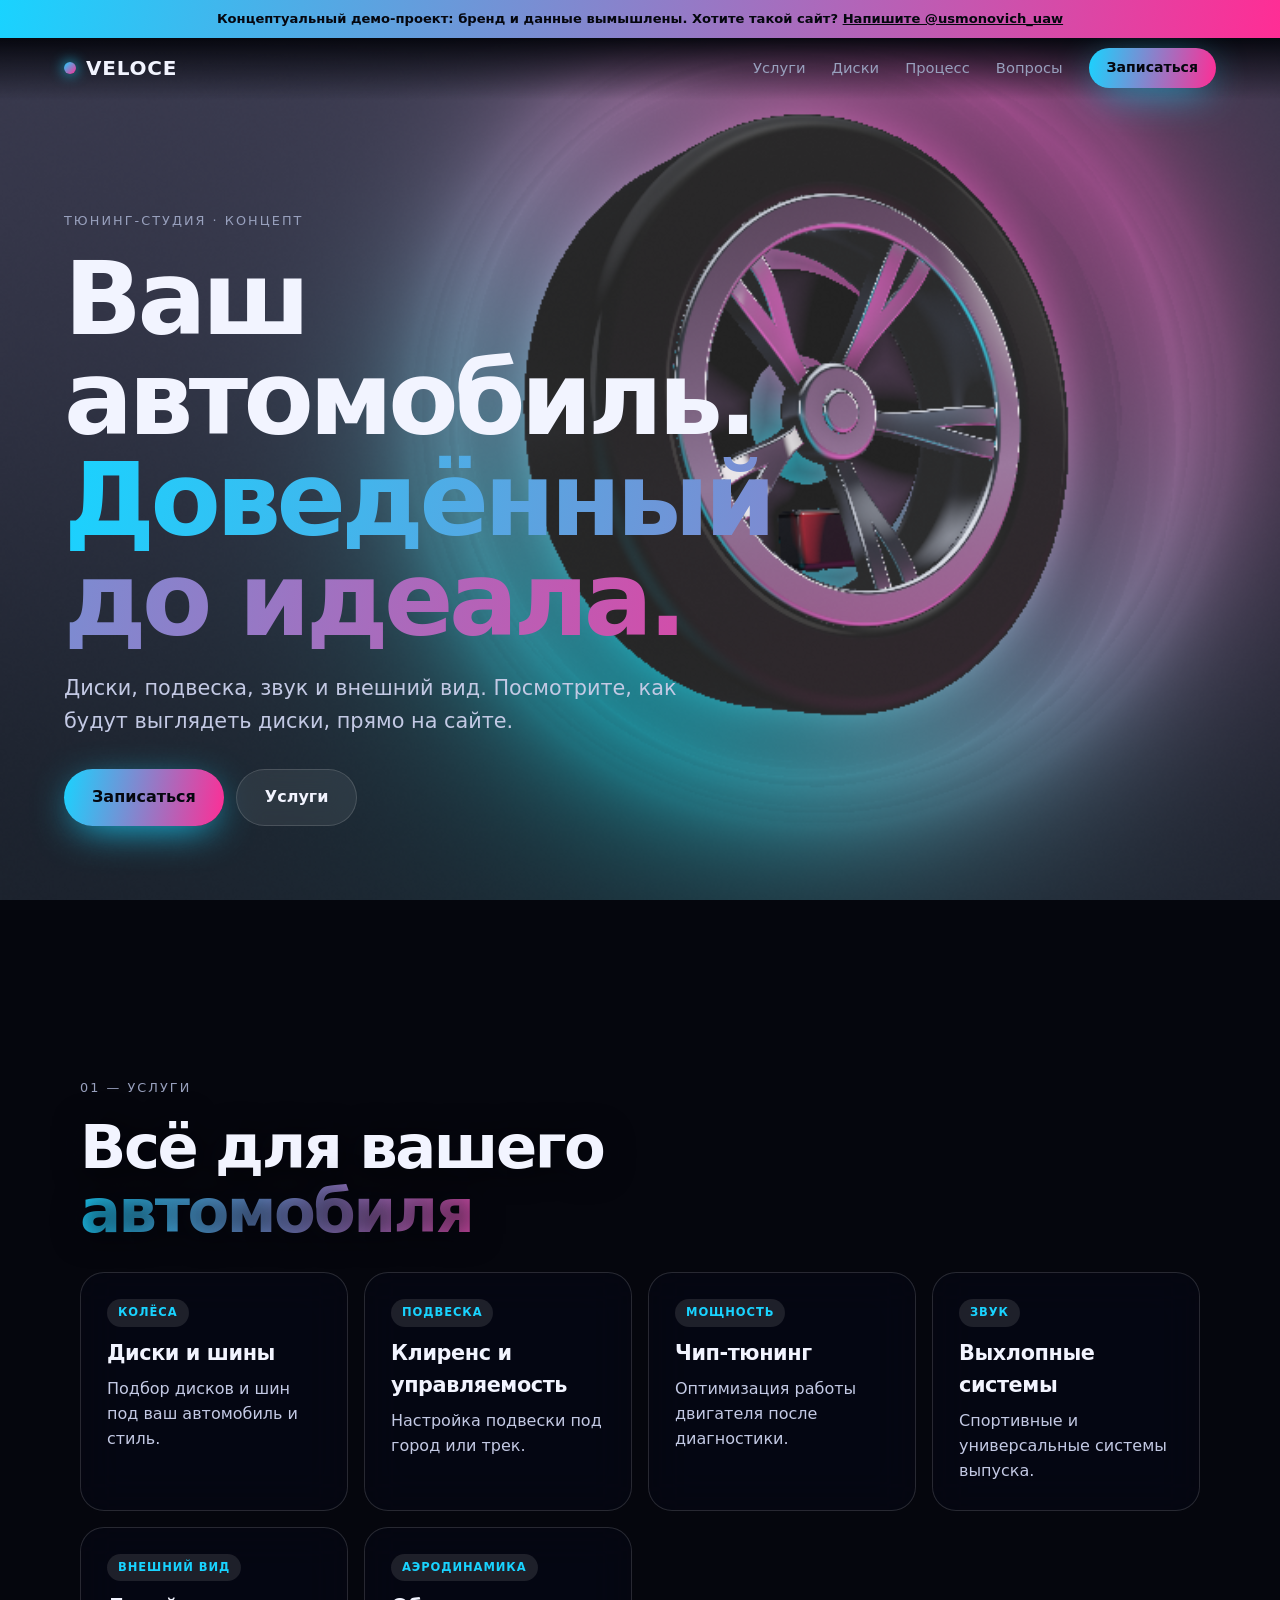
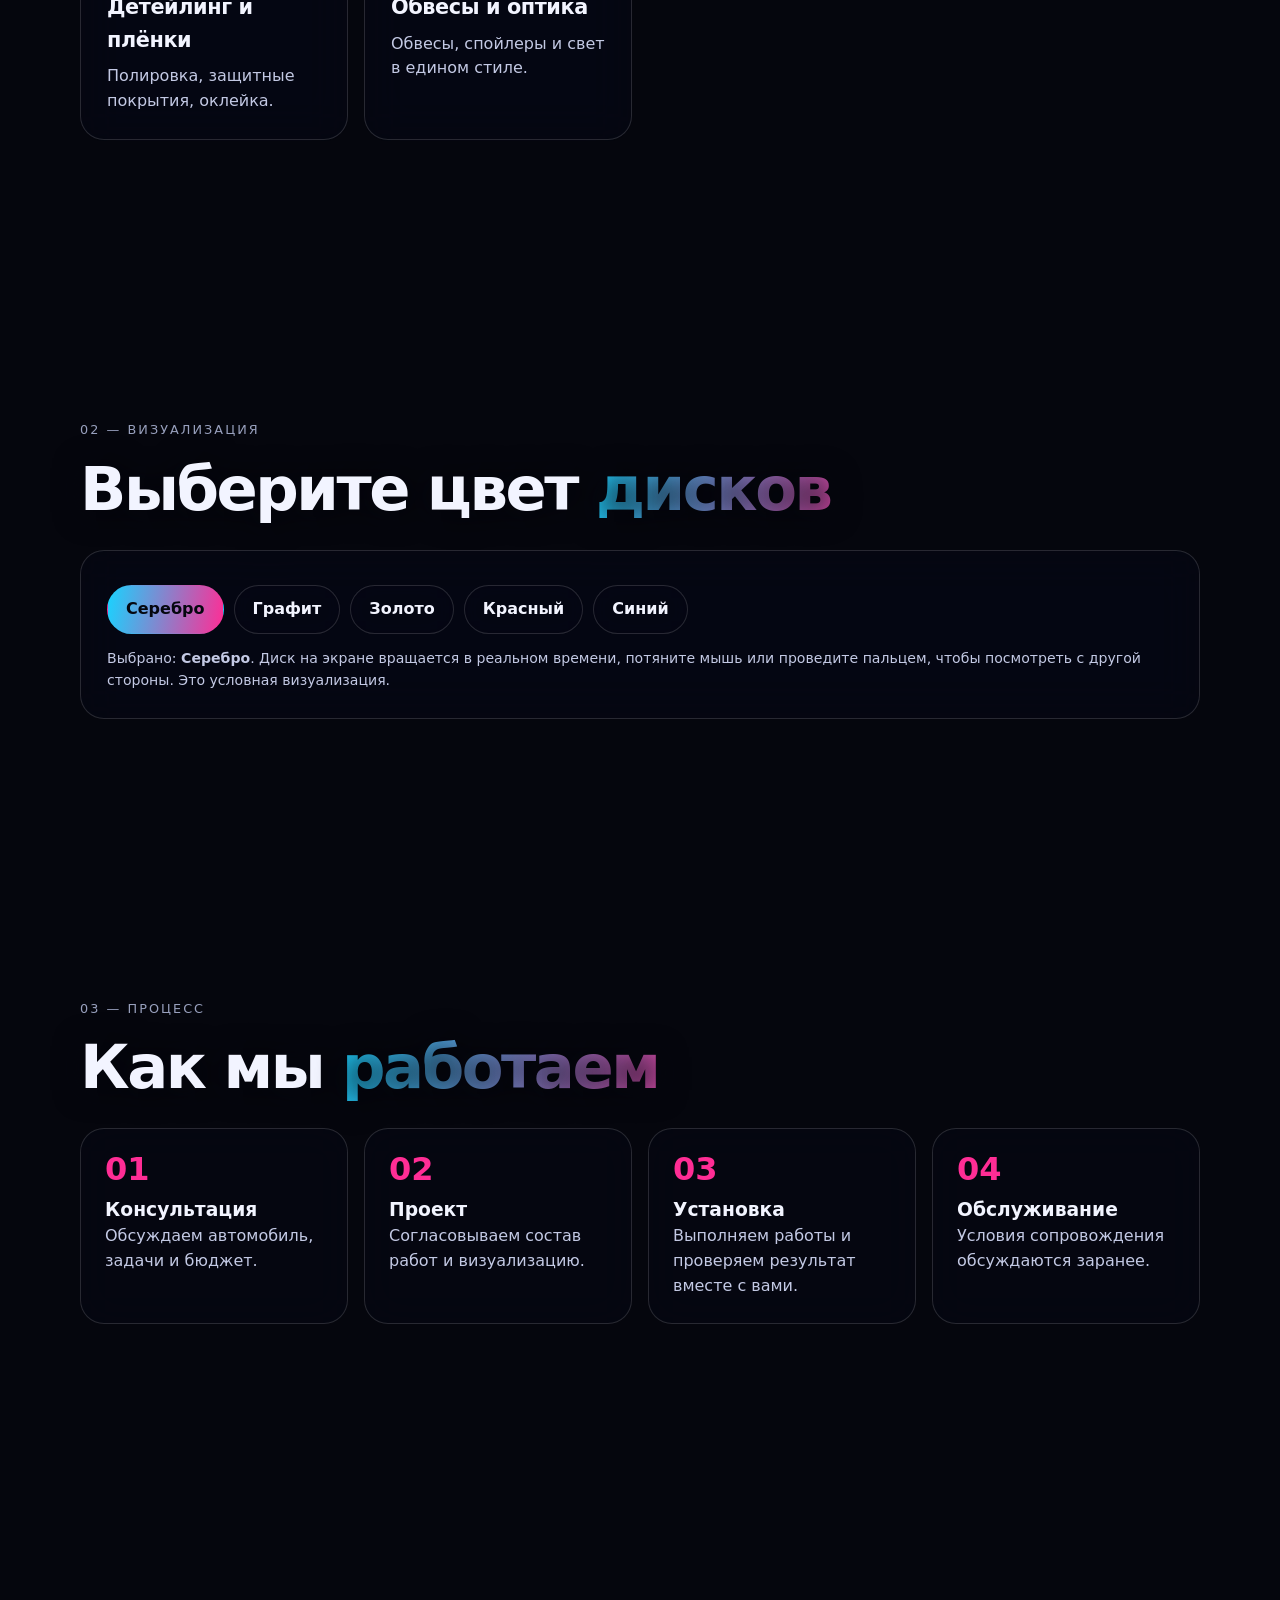
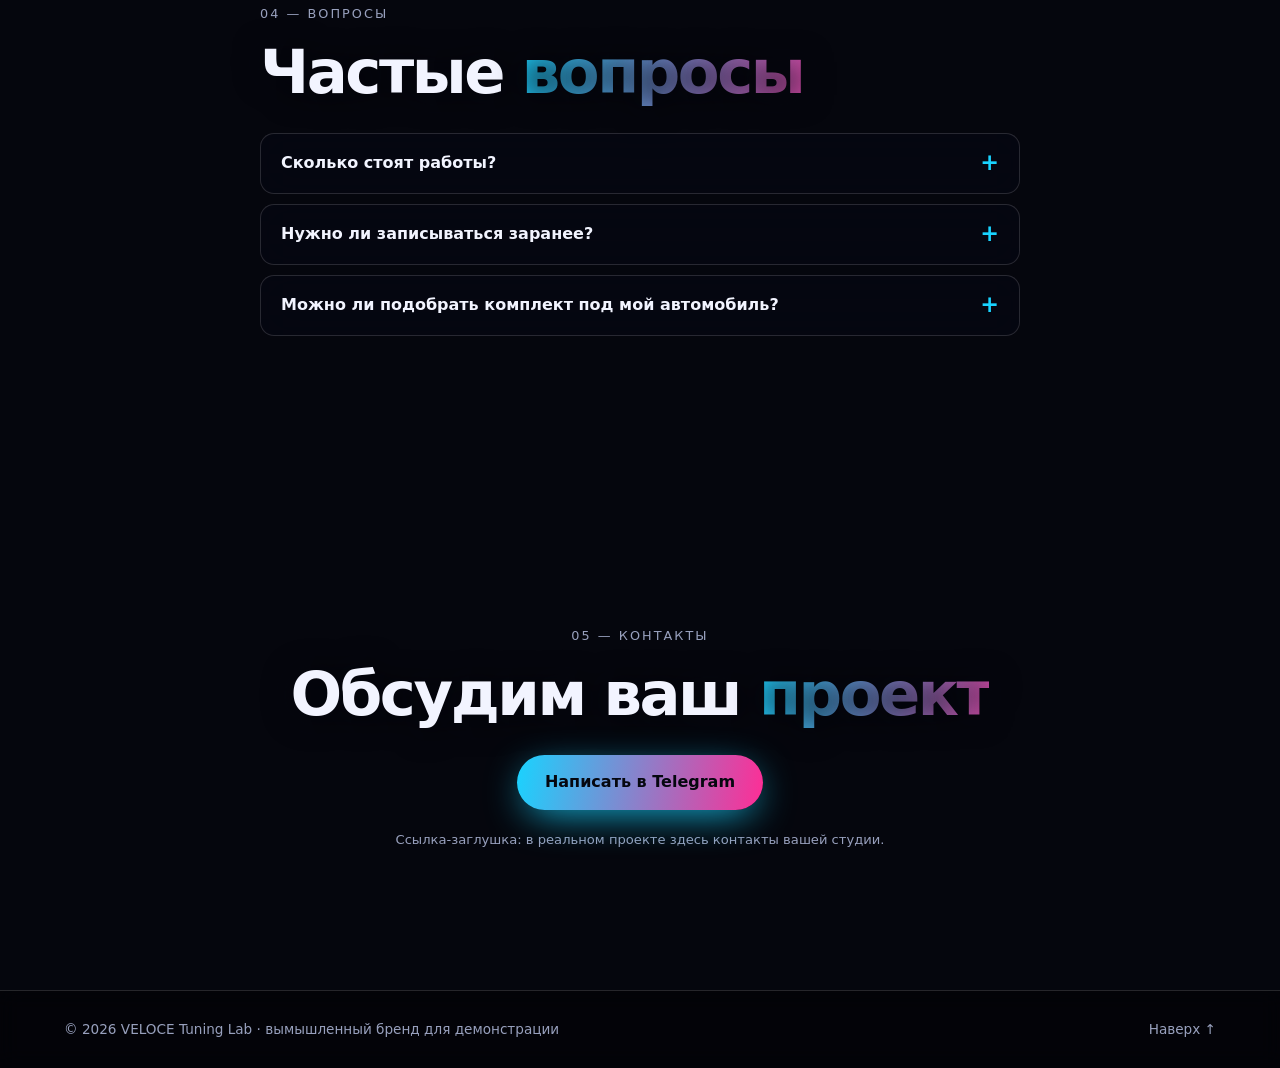
<file: tuning-demo/index.html>
<!DOCTYPE html>
<html lang="ru">
<head>
<meta charset="UTF-8">
<meta name="viewport" content="width=device-width, initial-scale=1, viewport-fit=cover">
<title>VELOCE Tuning Lab — концепт сайта тюнинг-студии</title>
<meta name="description" content="Концептуальный демо-сайт тюнинг-студии с 3D-визуализацией колеса.">
<link rel="stylesheet" href="style.css">
</head>
<body>
<canvas id="gl" aria-hidden="true"></canvas>
<div class="fallback" aria-hidden="true"></div>
<div class="promo">Концептуальный демо-проект: бренд и данные вымышлены. Хотите такой сайт? <a href="https://t.me/usmonovich_uaw" target="_blank" rel="noopener">Напишите @usmonovich_uaw</a></div>
<header class="nav">
  <a class="logo" href="#top"><i></i>VELOCE</a>
  <button class="burger" id="burger" aria-expanded="false" aria-controls="nav" aria-label="Меню"><span></span><span></span></button>
  <nav class="links" id="nav" aria-label="Разделы"><a href="#services">Услуги</a><a href="#config">Диски</a><a href="#process">Процесс</a><a href="#faq">Вопросы</a><a class="pill pill--sm pill--main" href="#contact">Записаться</a></nav>
</header>
<main id="top">
<section class="hero"><div class="hero__text">
<p class="eyebrow reveal">Тюнинг-студия · концепт</p>
<h1 class="reveal">Ваш автомобиль.<br><span class='grad'>Доведённый до идеала.</span></h1>
<p class="lead reveal">Диски, подвеска, звук и внешний вид. Посмотрите, как будут выглядеть диски, прямо на сайте.</p>
<div class="cta reveal"><a class="pill pill--main" href="#contact">Записаться</a><a class="pill" href="#services">Услуги</a></div>
</div></section>

<section class="sec" id="services"><div class="wrap"><p class="kicker reveal">01 — Услуги</p><h2 class="reveal">Всё для вашего <span class="grad">автомобиля</span></h2>
<div class="grid"><article class="card reveal"><span class="badge">Колёса</span><h3>Диски и шины</h3><p>Подбор дисков и шин под ваш автомобиль и стиль.</p></article><article class="card reveal"><span class="badge">Подвеска</span><h3>Клиренс и управляемость</h3><p>Настройка подвески под город или трек.</p></article><article class="card reveal"><span class="badge">Мощность</span><h3>Чип-тюнинг</h3><p>Оптимизация работы двигателя после диагностики.</p></article><article class="card reveal"><span class="badge">Звук</span><h3>Выхлопные системы</h3><p>Спортивные и универсальные системы выпуска.</p></article><article class="card reveal"><span class="badge">Внешний вид</span><h3>Детейлинг и плёнки</h3><p>Полировка, защитные покрытия, оклейка.</p></article><article class="card reveal"><span class="badge">Аэродинамика</span><h3>Обвесы и оптика</h3><p>Обвесы, спойлеры и свет в едином стиле.</p></article></div></div></section>
<section class="sec" id="config"><div class="wrap"><p class="kicker reveal">02 — Визуализация</p><h2 class="reveal">Выберите цвет <span class="grad">дисков</span></h2>
<div class="card reveal"><div class="conf" role="group" aria-label="Цвет дисков">
<button class="chip on" aria-pressed="true" data-c="0.80,0.82,0.86" data-n="Серебро">Серебро</button>
<button class="chip" aria-pressed="false" data-c="0.16,0.17,0.20" data-n="Графит">Графит</button>
<button class="chip" aria-pressed="false" data-c="0.95,0.72,0.28" data-n="Золото">Золото</button>
<button class="chip" aria-pressed="false" data-c="0.92,0.12,0.14" data-n="Красный">Красный</button>
<button class="chip" aria-pressed="false" data-c="0.10,0.38,0.95" data-n="Синий">Синий</button></div>
<p class="hint">Выбрано: <b id="chipLabel">Серебро</b>. Диск на экране вращается в реальном времени, потяните мышь или проведите пальцем, чтобы посмотреть с другой стороны. Это условная визуализация.</p></div></div></section>
<section class="sec" id="process"><div class="wrap"><p class="kicker reveal">03 — Процесс</p><h2 class="reveal">Как мы <span class="grad">работаем</span></h2>
<ol class="steps"><li class="reveal"><b>01</b><h3>Консультация</h3><p>Обсуждаем автомобиль, задачи и бюджет.</p></li><li class="reveal"><b>02</b><h3>Проект</h3><p>Согласовываем состав работ и визуализацию.</p></li><li class="reveal"><b>03</b><h3>Установка</h3><p>Выполняем работы и проверяем результат вместе с вами.</p></li><li class="reveal"><b>04</b><h3>Обслуживание</h3><p>Условия сопровождения обсуждаются заранее.</p></li></ol></div></section>
<section class="sec" id="faq"><div class="wrap" style="max-width:760px"><p class="kicker reveal">04 — Вопросы</p><h2 class="reveal">Частые <span class="grad">вопросы</span></h2>
<details class="reveal"><summary>Сколько стоят работы?</summary><p>Стоимость считается индивидуально после осмотра автомобиля. В реальном проекте здесь будут ваши условия.</p></details><details class="reveal"><summary>Нужно ли записываться заранее?</summary><p>Да, запись помогает подготовить детали и время работ.</p></details><details class="reveal"><summary>Можно ли подобрать комплект под мой автомобиль?</summary><p>Да, напишите марку, модель и год выпуска.</p></details></div></section>
<section class="sec cta-sec" id="contact"><div class="wrap wrap--n"><p class="kicker reveal">05 — Контакты</p><h2 class="reveal">Обсудим ваш <span class="grad">проект</span></h2>
<div class="cta reveal"><a class="pill pill--main" href="https://t.me/your_username" target="_blank" rel="noopener">Написать в Telegram</a></div>
<p class="note reveal">Ссылка-заглушка: в реальном проекте здесь контакты вашей студии.</p></div></section>
</main>
<footer class="foot"><p>© 2026 VELOCE Tuning Lab · вымышленный бренд для демонстрации</p><a href="#top">Наверх ↑</a></footer>
<script src="app.js"></script>
</body>
</html>
</file>
<file: bakery-demo/style.css>
:root{--bg:#fff3ea;--ink:#3b2030;--mut:#8a6a76;--lead:#5d4350;--pink:#e8557f;--pink2:#ff8fb1;--gold:#d99a2b;--card:rgba(255,251,247,.74);--line:rgba(232,85,127,.18);--pad:clamp(20px,5vw,64px);--serif:"Iowan Old Style","Palatino Linotype",Palatino,Georgia,"Times New Roman",serif}
*{box-sizing:border-box}
html{scroll-behavior:smooth;scroll-padding-top:76px;background:var(--bg)}
body{margin:0;color:var(--ink);background:transparent;font-family:"SF Pro Text",Inter,system-ui,-apple-system,"Segoe UI",Roboto,sans-serif;line-height:1.6;-webkit-font-smoothing:antialiased;overflow-x:hidden}
a{color:inherit;text-decoration:none}
h1,h2,h3,p{margin:0}
#gl{position:fixed;inset:0;width:100vw;height:100vh;height:100lvh;z-index:-3;display:block;background:var(--bg)}
.fallback{position:fixed;inset:0;z-index:-4;display:none;background:radial-gradient(60% 50% at 72% 42%,#ffb3c855,transparent 70%),radial-gradient(50% 50% at 25% 75%,#ffd49a55,transparent 70%),var(--bg)}
.no-gl .fallback{display:block}
.no-gl #gl{display:none}
.promo{position:relative;z-index:30;background:var(--ink);color:#fff3ea;text-align:center;font-size:.82rem;padding:9px 14px}
.promo a{color:var(--pink2);text-decoration:underline}
.nav{position:fixed;top:36px;left:0;right:0;z-index:20;display:flex;align-items:center;justify-content:space-between;gap:16px;padding:12px var(--pad);background:linear-gradient(var(--bg) 40%,transparent)}
.logo{font-family:var(--serif);font-weight:700;font-size:1.45rem;letter-spacing:.01em;display:flex;align-items:center;gap:8px;color:var(--ink)}
.logo i{width:16px;height:16px;border-radius:50%;border:4px solid var(--pink);display:inline-block}
.links{display:flex;gap:26px;align-items:center;font-size:.95rem;color:var(--lead)}
.links a:hover{color:var(--pink)}
.burger{display:none;background:none;border:0;width:44px;height:44px;padding:0;cursor:pointer}
.burger span{display:block;width:22px;height:2px;background:var(--ink);margin:6px auto}
.pill{display:inline-flex;align-items:center;justify-content:center;padding:15px 30px;border-radius:999px;font-weight:700;border:1.5px solid var(--ink);color:var(--ink);background:transparent;transition:.2s;min-height:50px}
.pill:hover{background:var(--ink);color:#fff3ea}
.pill--sm{padding:9px 20px;font-size:.9rem;min-height:42px}
.pill--main{color:#fff;border:0;background:linear-gradient(100deg,var(--pink),#ff7a9c);box-shadow:0 14px 30px -12px rgba(232,85,127,.7)}
.pill--main:hover{background:linear-gradient(100deg,#ff7a9c,var(--pink));color:#fff;transform:translateY(-2px)}
a:focus-visible,button:focus-visible,summary:focus-visible{outline:3px solid var(--gold);outline-offset:3px;border-radius:14px}
.hero{min-height:100vh;min-height:100svh;display:flex;align-items:center;padding:130px var(--pad) 70px}
.hero__text{max-width:620px}
.eyebrow,.kicker{font-size:.8rem;letter-spacing:.2em;text-transform:uppercase;color:var(--pink);font-weight:700;margin-bottom:16px}
h1{font-family:var(--serif);font-size:clamp(2.7rem,8.4vw,5.8rem);line-height:1;letter-spacing:-.025em;font-weight:700;margin-bottom:22px}
h1 em,h2 em{font-style:italic;color:var(--pink);font-weight:600}
.lead{font-size:clamp(1.05rem,2.2vw,1.3rem);color:var(--lead);max-width:28em;margin-bottom:32px}
.cta{display:flex;flex-wrap:wrap;gap:12px}
.sec{padding:clamp(70px,12vw,140px) var(--pad)}
.wrap{max-width:1120px;margin:0 auto}
h2{font-family:var(--serif);font-size:clamp(2rem,5.4vw,3.6rem);line-height:1.08;letter-spacing:-.02em;font-weight:700;margin-bottom:28px;max-width:15em}
.grid{display:grid;grid-template-columns:repeat(auto-fit,minmax(250px,1fr));gap:18px}
.card{position:relative;padding:26px;border-radius:28px;background:var(--card);border:1px solid var(--line);backdrop-filter:blur(18px) saturate(140%);-webkit-backdrop-filter:blur(18px) saturate(140%);box-shadow:0 24px 50px -28px rgba(150,60,90,.45);transition:transform .35s}
.card:hover{transform:translateY(-6px) rotate(-.4deg)}
.thumb{width:76px;height:76px;border-radius:50%;margin-bottom:16px;box-shadow:inset 0 -8px 14px rgba(0,0,0,.12),0 10px 20px -10px rgba(150,60,90,.6)}
.t1{background:radial-gradient(circle at 35% 30%,#ffe2a8,#d99a2b 60%,#a8641a)}
.t2{background:radial-gradient(circle at 35% 30%,#ffd1de,#e8557f 70%)}
.t3{background:radial-gradient(circle at 35% 30%,#e6fff0,#8fe0b0 70%)}
.t4{background:radial-gradient(circle at 35% 30%,#fff6e0,#f0c978 70%)}
.t5{background:radial-gradient(circle at 35% 30%,#e9dcff,#a58be8 70%)}
.t6{background:radial-gradient(circle at 35% 30%,#ffe9d6,#e59a68 70%)}
.card h3{font-family:var(--serif);font-size:1.5rem;margin-bottom:6px}
.card p{color:var(--lead)}
.tag{display:inline-block;font-size:.72rem;font-weight:700;letter-spacing:.1em;text-transform:uppercase;color:var(--gold);margin-bottom:8px}
.conf{display:flex;flex-wrap:wrap;gap:10px;margin:8px 0 14px}
.chip{font:inherit;font-weight:700;color:var(--ink);background:rgba(255,255,255,.7);border:1.5px solid var(--line);border-radius:999px;padding:11px 20px;min-height:46px;cursor:pointer;transition:.2s;display:inline-flex;align-items:center;gap:10px}
.chip:before{content:"";width:16px;height:16px;border-radius:50%;background:var(--sw);box-shadow:inset 0 -3px 5px rgba(0,0,0,.15)}
.chip:hover{border-color:var(--pink)}
.chip.on{background:var(--ink);color:#fff3ea;border-color:var(--ink)}
.hint{font-size:.9rem;color:var(--mut)}
.steps{list-style:none;margin:0;padding:0;display:grid;grid-template-columns:repeat(auto-fit,minmax(220px,1fr));gap:18px;counter-reset:s}
.steps li{padding:26px;border-radius:28px;background:var(--card);border:1px solid var(--line);backdrop-filter:blur(16px);-webkit-backdrop-filter:blur(16px)}
.steps b{display:block;font-family:var(--serif);font-size:2.6rem;color:var(--gold);line-height:1;margin-bottom:10px;font-style:italic}
.steps h3{font-family:var(--serif);font-size:1.3rem;margin-bottom:6px}
.steps p{color:var(--lead)}
details{background:var(--card);border:1px solid var(--line);border-radius:18px;margin-bottom:10px;padding:0 22px;backdrop-filter:blur(16px);-webkit-backdrop-filter:blur(16px)}
summary{cursor:pointer;font-weight:700;padding:18px 0;list-style:none;display:flex;justify-content:space-between;gap:12px}
summary::-webkit-details-marker{display:none}
summary::after{content:"+";font-size:1.5rem;line-height:1;color:var(--pink)}
details[open] summary::after{content:"−"}
details p{color:var(--lead);padding-bottom:18px}
.cta-sec{text-align:center}
.cta-sec h2{margin-left:auto;margin-right:auto}
.cta-sec .cta{justify-content:center}
.note{font-size:.84rem;color:var(--mut);margin-top:20px}
.foot{display:flex;justify-content:space-between;gap:12px;flex-wrap:wrap;padding:28px var(--pad) calc(28px + env(safe-area-inset-bottom));color:var(--mut);font-size:.88rem;border-top:1px solid var(--line);background:rgba(255,243,234,.7);backdrop-filter:blur(10px)}
.foot p{margin:0}
.js .reveal{opacity:0;transform:translateY(26px);transition:opacity .9s cubic-bezier(.2,.7,.2,1),transform .9s cubic-bezier(.2,.7,.2,1)}
.js .reveal.in{opacity:1;transform:none}
@media (max-width:760px){
  .links{display:none;position:absolute;top:100%;left:0;right:0;flex-direction:column;align-items:stretch;gap:0;padding:8px var(--pad) 18px;background:var(--bg);border-bottom:1px solid var(--line)}
  .links.open{display:flex}
  .links a{padding:13px 0;border-bottom:1px solid var(--line)}
  .links .pill{margin-top:12px;text-align:center}
  .burger{display:block}
  .hero{align-items:flex-end;padding-bottom:80px}
  .cta .pill{flex:1 1 100%}
}
@media (prefers-reduced-motion:reduce){*{animation:none!important;transition:none!important;scroll-behavior:auto!important}.js .reveal{opacity:1;transform:none}}
</file>
<file: dental-demo/style.css>
:root{--bg:#06222b;--ink:#f1fbfc;--mut:#9ccbd0;--lead:#cfe9ec;--a1:#7cf2e6;--a2:#8fc7ff;--card:rgba(6,34,43,.5)}
:root{--pad:clamp(20px,5vw,64px);--line:rgba(255,255,255,.14)}
*{box-sizing:border-box}
html{scroll-behavior:smooth;scroll-padding-top:70px;background:var(--bg)}
body{margin:0;color:var(--ink);background:transparent;font-family:"SF Pro Display",Inter,system-ui,-apple-system,"Segoe UI",Roboto,sans-serif;line-height:1.55;-webkit-font-smoothing:antialiased;overflow-x:hidden}
a{color:inherit;text-decoration:none}
h1,h2,h3,p{margin:0}
#gl{position:fixed;inset:0;width:100vw;height:100vh;height:100lvh;z-index:-3;display:block;background:var(--bg)}
.fallback{position:fixed;inset:0;z-index:-4;display:none;background:radial-gradient(60% 50% at 70% 40%,var(--a1)55,transparent 70%),radial-gradient(50% 50% at 30% 70%,var(--a2)44,transparent 70%),var(--bg)}
.no-gl .fallback{display:block}
.no-gl #gl{display:none}
.promo{position:relative;z-index:30;background:linear-gradient(100deg,var(--a1),var(--a2));color:#05070f;text-align:center;font-size:.82rem;font-weight:600;padding:9px 14px}
.promo a{text-decoration:underline}
.nav{position:fixed;top:36px;left:0;right:0;z-index:20;display:flex;align-items:center;justify-content:space-between;gap:16px;padding:12px var(--pad);background:linear-gradient(var(--bg),transparent)}
.logo{font-weight:800;font-size:1.25rem;letter-spacing:.04em;display:flex;align-items:center;gap:10px}
.logo i{width:12px;height:12px;border-radius:50%;background:linear-gradient(135deg,var(--a1),var(--a2));box-shadow:0 0 14px var(--a1)}
.links{display:flex;gap:26px;align-items:center;font-size:.92rem;color:var(--mut)}
.links a:hover{color:var(--ink)}
.burger{display:none;background:none;border:0;width:44px;height:44px;padding:0;cursor:pointer}
.burger span{display:block;width:22px;height:2px;background:var(--ink);margin:6px auto}
.pill{display:inline-flex;align-items:center;justify-content:center;padding:15px 28px;border-radius:999px;font-weight:700;border:1px solid var(--line);background:rgba(255,255,255,.07);backdrop-filter:blur(14px);transition:.2s;min-height:48px}
.pill:hover{transform:translateY(-2px);background:rgba(255,255,255,.14)}
.pill--sm{padding:9px 18px;font-size:.88rem;min-height:40px}
.pill--main{color:#05070f;border:0;background:linear-gradient(100deg,var(--a1),var(--a2));box-shadow:0 10px 40px -10px var(--a1)}
.pill--main:hover{background:linear-gradient(100deg,var(--a2),var(--a1))}
a:focus-visible,button:focus-visible,summary:focus-visible{outline:2px solid var(--a1);outline-offset:3px;border-radius:12px}
.hero{min-height:100vh;min-height:100svh;display:flex;align-items:center;padding:130px var(--pad) 70px;position:relative}
.hero__text{max-width:640px}
.eyebrow,.kicker{font-size:.8rem;letter-spacing:.16em;text-transform:uppercase;color:var(--mut);margin-bottom:18px}
h1{font-size:clamp(2.6rem,9.5vw,6.4rem);line-height:.98;letter-spacing:-.045em;font-weight:800;margin-bottom:22px}
.grad{background:linear-gradient(100deg,var(--a1),var(--a2),var(--a1));background-size:250% 100%;-webkit-background-clip:text;background-clip:text;color:transparent;animation:flow 8s linear infinite}
@keyframes flow{to{background-position:250% 0}}
.lead{font-size:clamp(1.05rem,2.2vw,1.3rem);color:var(--lead);max-width:30em;margin-bottom:32px}
.cta{display:flex;flex-wrap:wrap;gap:12px}
.sec{padding:clamp(70px,12vw,140px) var(--pad)}
.wrap{max-width:1120px;margin:0 auto}
h2{font-size:clamp(2rem,5.6vw,3.8rem);line-height:1.05;letter-spacing:-.04em;font-weight:800;margin-bottom:28px;max-width:14em;text-shadow:0 2px 30px var(--bg)}
.grid{display:grid;grid-template-columns:repeat(auto-fit,minmax(250px,1fr));gap:16px}
.card{position:relative;padding:26px;border-radius:24px;background:var(--card);border:1px solid var(--line);backdrop-filter:blur(22px) saturate(150%);-webkit-backdrop-filter:blur(22px) saturate(150%);transition:transform .3s}
.card:hover{transform:translateY(-4px)}
.card h3{font-size:1.3rem;letter-spacing:-.02em;margin:10px 0 8px}
.card p{color:var(--lead)}
.badge{display:inline-block;font-size:.72rem;font-weight:700;letter-spacing:.08em;text-transform:uppercase;padding:5px 11px;border-radius:999px;background:rgba(255,255,255,.1);color:var(--a1)}
.steps{list-style:none;margin:0;padding:0;display:grid;grid-template-columns:repeat(auto-fit,minmax(220px,1fr));gap:16px}
.steps li{padding:24px;border-radius:24px;background:var(--card);border:1px solid var(--line);backdrop-filter:blur(20px);-webkit-backdrop-filter:blur(20px)}
.steps b{display:block;font-size:2rem;color:var(--a2);line-height:1;margin-bottom:10px}
.steps p{color:var(--lead)}
.conf{display:flex;flex-wrap:wrap;gap:10px;margin:8px 0 14px}
.chip{font:inherit;font-weight:600;color:var(--ink);background:var(--card);border:1px solid var(--line);border-radius:999px;padding:11px 18px;min-height:44px;cursor:pointer;backdrop-filter:blur(14px);transition:.2s}
.chip:hover{background:rgba(255,255,255,.14)}
.chip.on{color:#05070f;border-color:transparent;background:linear-gradient(100deg,var(--a1),var(--a2))}
.hint{font-size:.88rem;color:var(--mut)}
details{background:var(--card);border:1px solid var(--line);border-radius:14px;margin-bottom:10px;padding:0 20px;backdrop-filter:blur(18px);-webkit-backdrop-filter:blur(18px)}
summary{cursor:pointer;font-weight:700;padding:17px 0;list-style:none;display:flex;justify-content:space-between;gap:12px}
summary::-webkit-details-marker{display:none}
summary::after{content:"+";font-size:1.4rem;line-height:1;color:var(--a1)}
details[open] summary::after{content:"−"}
details p{color:var(--lead);padding-bottom:16px}
.cta-sec{text-align:center}
.cta-sec h2{margin-left:auto;margin-right:auto}
.cta-sec .cta{justify-content:center}
.note{font-size:.82rem;color:var(--mut);margin-top:20px}
.foot{display:flex;justify-content:space-between;gap:12px;flex-wrap:wrap;padding:28px var(--pad) calc(28px + env(safe-area-inset-bottom));color:var(--mut);font-size:.85rem;border-top:1px solid var(--line);background:rgba(0,0,0,.35);backdrop-filter:blur(10px)}
.foot p{margin:0}
.js .reveal{opacity:0;transform:translateY(26px);transition:opacity .9s cubic-bezier(.2,.7,.2,1),transform .9s cubic-bezier(.2,.7,.2,1)}
.js .reveal.in{opacity:1;transform:none}
@media (max-width:760px){
  .links{display:none;position:absolute;top:100%;left:0;right:0;flex-direction:column;align-items:stretch;gap:0;padding:8px var(--pad) 18px;background:var(--bg);border-bottom:1px solid var(--line)}
  .links.open{display:flex}
  .links a{padding:13px 0;border-bottom:1px solid var(--line)}
  .links .pill{margin-top:12px;text-align:center}
  .burger{display:block}
  .hero{align-items:flex-end;padding-bottom:80px}
  .cta .pill{flex:1 1 100%}
}
@media (prefers-reduced-motion:reduce){*{animation:none!important;transition:none!important;scroll-behavior:auto!important}.js .reveal{opacity:1;transform:none}}
</file>
<file: orbita-demo/style.css>
:root{
  --bg:#fbfaf7; --ink:#14213d; --muted:#5b6475; --brand:#1b4dff; --brand-d:#0f34c4;
  --accent:#ff8a3d; --card:#fff; --line:#e6e2d8; --alt:#f2efe7; --r:16px;
}
*{box-sizing:border-box}
html{scroll-behavior:smooth;scroll-padding-top:76px}
body{margin:0;font-family:system-ui,-apple-system,"Segoe UI",Roboto,sans-serif;color:var(--ink);background:var(--bg);line-height:1.6;-webkit-text-size-adjust:100%}
h1,h2,h3{line-height:1.15;margin:0 0 .5em;letter-spacing:-.02em}
h1{font-size:clamp(2rem,6vw,3.4rem)}
h2{font-size:clamp(1.6rem,4vw,2.3rem)}
h3{font-size:1.15rem}
p{margin:0 0 1em}
a{color:inherit}
.wrap{max-width:1080px;margin:0 auto;padding:0 20px}
.wrap--narrow{max-width:720px}
.notice{background:var(--ink);color:#fff;text-align:center;font-size:.82rem;padding:8px 14px}

.header{position:sticky;top:0;z-index:20;background:rgba(251,250,247,.92);backdrop-filter:blur(8px);border-bottom:1px solid var(--line)}
.header__in{display:flex;align-items:center;justify-content:space-between;height:64px}
.logo{display:flex;align-items:center;gap:8px;font-weight:800;text-decoration:none;font-size:1.1rem}
.logo__dot{width:14px;height:14px;border-radius:50%;background:var(--brand);box-shadow:6px 4px 0 -2px var(--accent)}
.nav{display:flex;align-items:center;gap:22px}
.nav a{text-decoration:none;font-weight:500;font-size:.95rem}
.nav a:hover{color:var(--brand)}
.burger{display:none;background:none;border:0;width:44px;height:44px;padding:0;cursor:pointer}
.burger span{display:block;width:22px;height:2px;background:var(--ink);margin:6px auto;transition:.2s}

.btn{display:inline-block;background:var(--brand);color:#fff!important;padding:14px 24px;border-radius:999px;font-weight:700;text-decoration:none;border:2px solid var(--brand);transition:.15s}
.btn:hover{background:var(--brand-d);border-color:var(--brand-d)}
.btn--sm{padding:8px 18px;font-size:.9rem}
.btn--ghost{background:transparent;color:var(--ink)!important;border-color:var(--ink)}
.btn--ghost:hover{background:var(--ink);color:#fff!important;border-color:var(--ink)}
.btn--light{background:#fff;color:var(--ink)!important;border-color:#fff}
.btn--light:hover{background:var(--accent);border-color:var(--accent)}
a:focus-visible,button:focus-visible,summary:focus-visible{outline:3px solid var(--accent);outline-offset:3px}

.hero{padding:56px 0 64px}
.hero__in{display:grid;grid-template-columns:1.3fr 1fr;gap:40px;align-items:center}
.eyebrow{color:var(--brand);font-weight:700;text-transform:uppercase;letter-spacing:.08em;font-size:.8rem}
.hero em{font-style:normal;background:linear-gradient(transparent 62%,rgba(255,138,61,.45) 62%)}
.lead{font-size:1.15rem;color:var(--muted);max-width:34em}
.hero__cta{display:flex;flex-wrap:wrap;gap:12px;margin:24px 0}
.facts{list-style:none;padding:0;margin:28px 0 8px;display:flex;flex-wrap:wrap;gap:24px}
.facts strong{display:block;font-size:1.3rem}
.facts span{color:var(--muted);font-size:.88rem}
.sample-note{font-size:.78rem;color:var(--muted)}
.card-mock{background:var(--card);border:1px solid var(--line);border-radius:24px;padding:28px;box-shadow:0 20px 50px -20px rgba(20,33,61,.25);transform:rotate(1.5deg)}
.card-mock__t{font-weight:800;font-size:1.1rem;margin-bottom:14px}
.card-mock ul{list-style:none;margin:0;padding:0}
.card-mock li{padding:10px 0;border-top:1px solid var(--line);display:flex;gap:12px;align-items:center}
.chk{display:inline-grid;place-items:center;width:24px;height:24px;border-radius:50%;background:var(--brand);color:#fff;font-size:.8rem;flex:none}
.chk--o{background:var(--accent)}

.section{padding:72px 0}
.section--alt{background:var(--alt)}
.section__sub{color:var(--muted);max-width:40em;margin-bottom:32px}
.grid{display:grid;grid-template-columns:repeat(auto-fit,minmax(230px,1fr));gap:20px}
.grid--3{grid-template-columns:repeat(auto-fit,minmax(260px,1fr));margin-top:28px}
.course{background:var(--card);border:1px solid var(--line);border-radius:var(--r);padding:24px;display:flex;flex-direction:column;transition:.2s}
.course:hover{transform:translateY(-4px);box-shadow:0 14px 30px -16px rgba(20,33,61,.3)}
.tag{align-self:flex-start;background:var(--alt);font-size:.75rem;font-weight:700;padding:4px 10px;border-radius:999px;margin-bottom:12px}
.meta{color:var(--muted);font-size:.88rem;margin-top:auto}
.link{font-weight:700;color:var(--brand);text-decoration:none}
.why{padding:8px 4px}
.num{font-size:2.4rem;font-weight:800;color:var(--accent);display:block;line-height:1;margin-bottom:10px}
.steps{list-style:none;counter-reset:s;padding:0;margin:28px 0 0;display:grid;grid-template-columns:repeat(auto-fit,minmax(200px,1fr));gap:20px}
.steps li{counter-increment:s;position:relative;padding:20px 20px 20px 20px;border-left:3px solid var(--brand);background:var(--card);border-radius:0 var(--r) var(--r) 0}
.steps li::before{content:counter(s);position:absolute;top:-14px;left:-3px;background:var(--brand);color:#fff;width:28px;height:28px;border-radius:0 8px 8px 0;display:grid;place-items:center;font-weight:700;font-size:.85rem}

details{background:var(--card);border:1px solid var(--line);border-radius:12px;margin-bottom:10px;padding:0 18px}
summary{cursor:pointer;font-weight:700;padding:16px 0;list-style:none;display:flex;justify-content:space-between;gap:12px}
summary::-webkit-details-marker{display:none}
summary::after{content:"+";font-size:1.4rem;line-height:1;color:var(--brand)}
details[open] summary::after{content:"−"}
details p{color:var(--muted)}

.cta{background:var(--brand);color:#fff;text-align:center}
.cta h2{color:#fff}
.cta p{opacity:.92}
.placeholder{font-size:.8rem;margin-top:18px;opacity:.75}
code{background:rgba(255,255,255,.18);padding:2px 6px;border-radius:6px}
.footer{padding:28px 0;font-size:.85rem;color:var(--muted)}
.footer .wrap{display:flex;justify-content:space-between;flex-wrap:wrap;gap:8px}
.footer p{margin:0}

@media (max-width:820px){
  .hero{padding:36px 0 48px}
  .hero__in{grid-template-columns:1fr}
  .card-mock{transform:none}
  .section{padding:52px 0}
  .burger{display:block}
  .nav{position:absolute;top:64px;left:0;right:0;background:var(--bg);border-bottom:1px solid var(--line);flex-direction:column;align-items:stretch;gap:0;padding:8px 20px 18px;display:none}
  .nav.open{display:flex}
  .nav a{padding:12px 0;border-bottom:1px solid var(--line)}
  .nav .btn{margin-top:12px;text-align:center;border-bottom:2px solid var(--brand)}
  .hero__cta .btn{flex:1 1 100%;text-align:center}
}
@media (prefers-reduced-motion:reduce){*{transition:none!important;scroll-behavior:auto!important}}
</file>
<file: portfolio/style.css>
@property --a{syntax:"<angle>";inherits:false;initial-value:0deg}
:root{--bg:#05070f;--ink:#f3f5ff;--mut:#9aa3c0;--line:rgba(255,255,255,.12);--pad:clamp(20px,5vw,64px)}
*{box-sizing:border-box}
html{scroll-behavior:smooth;scroll-padding-top:70px;background:var(--bg)}
body{margin:0;color:var(--ink);background:transparent;font-family:"SF Pro Display",Inter,system-ui,-apple-system,"Segoe UI",Roboto,sans-serif;line-height:1.55;-webkit-font-smoothing:antialiased;overflow-x:hidden}
a{color:inherit;text-decoration:none}
h1,h2,h3,p{margin:0}
#gl{position:fixed;inset:0;width:100vw;height:100vh;height:100lvh;z-index:-3;display:block;background:var(--bg)}
.fallback{position:fixed;inset:0;z-index:-4;background:radial-gradient(60% 50% at 70% 40%,#7c5cff55,transparent 70%),radial-gradient(50% 50% at 30% 70%,#00e5ff33,transparent 70%),var(--bg);display:none}
.no-gl .fallback{display:block;animation:hue 14s linear infinite}
.no-gl #gl{display:none}
@keyframes hue{to{filter:hue-rotate(360deg)}}
.grain{position:fixed;inset:0;z-index:-1;pointer-events:none;opacity:.05;background-image:url("data:image/svg+xml,%3Csvg xmlns='http://www.w3.org/2000/svg' width='160' height='160'%3E%3Cfilter id='n'%3E%3CfeTurbulence baseFrequency='.9' numOctaves='2'/%3E%3C/filter%3E%3Crect width='160' height='160' filter='url(%23n)'/%3E%3C/svg%3E")}

.irid{background:linear-gradient(100deg,#8be9ff,#b69bff,#ff9ad5,#ffd48a,#9bffcf,#8be9ff);background-size:300% 100%;-webkit-background-clip:text;background-clip:text;color:transparent;animation:flow 9s linear infinite}
@keyframes flow{to{background-position:300% 0}}

.nav{position:fixed;top:0;left:0;right:0;z-index:20;display:flex;align-items:center;justify-content:space-between;gap:16px;padding:14px var(--pad);background:linear-gradient(#05070fcc,#05070f00);backdrop-filter:blur(2px)}
.nav__logo{font-weight:800;font-size:1.5rem;letter-spacing:-.04em}
.nav__logo span{color:#8be9ff}
.nav__links{display:flex;gap:28px;font-size:.92rem;color:var(--mut)}
.nav__links a:hover{color:var(--ink)}

.pill{display:inline-flex;align-items:center;justify-content:center;gap:8px;padding:15px 28px;border-radius:999px;font-weight:600;font-size:1rem;border:1px solid var(--line);background:rgba(255,255,255,.06);backdrop-filter:blur(14px);transition:transform .2s,background .2s,box-shadow .2s;min-height:48px}
.pill:hover{transform:translateY(-2px);background:rgba(255,255,255,.12)}
.pill--sm{padding:9px 18px;font-size:.88rem;min-height:40px}
.pill--main{color:#05070f;border:0;background:linear-gradient(100deg,#8be9ff,#b69bff,#ff9ad5);background-size:200% 100%;box-shadow:0 10px 40px -10px #b69bffaa}
.pill--main:hover{background-position:100% 0;background-color:transparent;box-shadow:0 14px 50px -8px #ff9ad5aa}
a:focus-visible{outline:2px solid #8be9ff;outline-offset:3px;border-radius:12px}

.hero{min-height:100vh;min-height:100svh;display:flex;align-items:center;padding:100px var(--pad) 70px;position:relative}
.hero__text{max-width:640px}
.eyebrow,.kicker{font-size:.8rem;letter-spacing:.16em;text-transform:uppercase;color:var(--mut);margin-bottom:18px}
h1{font-size:clamp(3.2rem,12vw,8.5rem);line-height:.95;letter-spacing:-.05em;font-weight:800;margin-bottom:22px}
.lead{font-size:clamp(1.05rem,2.2vw,1.35rem);color:#c8cee6;max-width:30em;margin-bottom:34px}
.cta{display:flex;flex-wrap:wrap;gap:12px}
.scroll{position:absolute;left:50%;bottom:22px;width:26px;height:42px;border:1.5px solid var(--line);border-radius:14px;transform:translateX(-50%)}
.scroll span{position:absolute;left:50%;top:8px;width:3px;height:8px;margin-left:-1.5px;border-radius:2px;background:var(--ink);animation:wheel 1.8s infinite}
@keyframes wheel{0%{opacity:0;transform:translateY(0)}30%{opacity:1}100%{opacity:0;transform:translateY(14px)}}

.sec{padding:clamp(70px,12vw,150px) var(--pad)}
.wrap{max-width:1120px;margin:0 auto}
.wrap--narrow{max-width:760px}
h2{font-size:clamp(2rem,6vw,4rem);line-height:1.05;letter-spacing:-.04em;font-weight:800;margin-bottom:30px;max-width:14em}
.big{font-size:clamp(1.05rem,2.3vw,1.45rem);line-height:1.55;color:#e6e9f7;max-width:34em;margin-bottom:36px;padding:24px 26px;border-radius:24px;background:rgba(5,7,15,.5);border:1px solid var(--line);backdrop-filter:blur(18px);-webkit-backdrop-filter:blur(18px)}
h2{text-shadow:0 2px 30px #05070f}

.card{position:relative;padding:24px;border-radius:24px;background:rgba(255,255,255,.045);border:1px solid var(--line);backdrop-filter:blur(22px) saturate(150%);-webkit-backdrop-filter:blur(22px) saturate(150%);transition:transform .3s,background .3s}
.card::before{content:"";position:absolute;inset:-1px;border-radius:inherit;padding:1px;background:conic-gradient(from var(--a),#8be9ff,#b69bff,#ff9ad5,#ffd48a,#9bffcf,#8be9ff);-webkit-mask:linear-gradient(#000 0 0) content-box,linear-gradient(#000 0 0);-webkit-mask-composite:xor;mask-composite:exclude;opacity:0;transition:opacity .4s;animation:spin 6s linear infinite;pointer-events:none}
@keyframes spin{to{--a:360deg}}
.card:hover{transform:translateY(-4px);background:rgba(255,255,255,.08)}
.card:hover::before{opacity:1}
.card__k{display:block;font-size:.75rem;letter-spacing:.12em;text-transform:uppercase;color:var(--mut);margin-bottom:8px}
.card strong{font-size:1.15rem;letter-spacing:-.01em}
.facts{display:grid;grid-template-columns:repeat(auto-fit,minmax(220px,1fr));gap:14px}
.projects{display:grid;grid-template-columns:repeat(auto-fit,minmax(260px,1fr));gap:16px}
.card--big{padding:28px;min-height:230px}
.card--big h3{font-size:1.5rem;letter-spacing:-.03em;margin:14px 0 10px}
.card--big p{color:#c1c8e2}
.badge{display:inline-block;font-size:.72rem;font-weight:700;letter-spacing:.08em;text-transform:uppercase;padding:5px 11px;border-radius:999px;background:rgba(139,233,255,.14);color:#8be9ff}
.badge--dev{background:rgba(255,212,138,.14);color:#ffd48a}

.path{list-style:none;margin:0;padding:0;display:grid;grid-template-columns:repeat(auto-fit,minmax(250px,1fr));gap:16px;counter-reset:p}
.path li{position:relative;padding:28px;border-radius:24px;border:1px solid var(--line);background:rgba(255,255,255,.04);backdrop-filter:blur(20px);-webkit-backdrop-filter:blur(20px)}
.path__n{font-size:.78rem;letter-spacing:.14em;text-transform:uppercase;color:#b69bff;font-weight:700}
.path h3{font-size:1.4rem;letter-spacing:-.03em;margin:12px 0 8px}
.path p{color:#c1c8e2}

.contact{display:grid;gap:14px}
.contact__item{display:block;padding:30px}
.contact__item strong{font-size:clamp(1.4rem,4vw,2.1rem);letter-spacing:-.03em}

.foot{display:flex;justify-content:space-between;gap:12px;flex-wrap:wrap;padding:30px var(--pad) calc(30px + env(safe-area-inset-bottom));color:var(--mut);font-size:.85rem;border-top:1px solid var(--line);background:#05070f99;backdrop-filter:blur(10px)}

.js .reveal{opacity:0;transform:translateY(26px);transition:opacity .9s cubic-bezier(.2,.7,.2,1),transform .9s cubic-bezier(.2,.7,.2,1)}
.js .reveal.in{opacity:1;transform:none}

@media (max-width:760px){
  .nav__links{display:none}
  .hero{align-items:flex-end;padding-bottom:84px}
  .cta .pill{flex:1 1 100%}
  .scroll{display:none}
}
@media (prefers-reduced-motion:reduce){
  *{animation:none!important;transition:none!important;scroll-behavior:auto!important}
  .js .reveal{opacity:1;transform:none}
}

.card--big{display:block}
.go{display:inline-block;margin-top:18px;font-weight:600;color:#8be9ff;font-size:.95rem}
.card--big:hover .go{letter-spacing:.01em}
.contact{grid-template-columns:repeat(auto-fit,minmax(260px,1fr))}
.wrap--narrow{max-width:900px}
.contact__item{padding:24px}
.contact__item strong{font-size:clamp(1.05rem,2vw,1.35rem);overflow-wrap:anywhere}
.wrap--narrow{max-width:960px}
.contact{grid-template-columns:repeat(auto-fit,minmax(250px,1fr))}
.card{background:rgba(8,10,22,.5)}
.card:hover{background:rgba(14,16,34,.65)}
.card__k{color:#cfd5ee}
h2 .irid{filter:drop-shadow(0 2px 14px #05070f)}

.badge--site{background:rgba(182,155,255,.16);color:#c9b6ff}
.filters{display:flex;flex-wrap:wrap;gap:10px;margin-bottom:26px}
.chip{font:inherit;font-weight:600;font-size:.92rem;color:var(--ink);background:rgba(8,10,22,.5);border:1px solid var(--line);border-radius:999px;padding:10px 20px;min-height:44px;cursor:pointer;backdrop-filter:blur(14px);transition:.2s}
.chip:hover{background:rgba(255,255,255,.12)}
.chip.on{color:#05070f;border-color:transparent;background:linear-gradient(100deg,#8be9ff,#b69bff,#ff9ad5)}
.chip:focus-visible{outline:2px solid #8be9ff;outline-offset:3px}
.works{display:grid;grid-template-columns:repeat(auto-fit,minmax(280px,1fr));gap:16px}
.work{display:block;border-radius:24px;overflow:hidden;border:1px solid var(--line);background:rgba(8,10,22,.5);backdrop-filter:blur(20px);-webkit-backdrop-filter:blur(20px);transition:transform .3s,border-color .3s}
.work:hover{transform:translateY(-5px);border-color:rgba(255,255,255,.35)}
.work[hidden]{display:none}
.work__art{height:150px;background-size:200% 200%;animation:art 10s ease-in-out infinite alternate}
.work__art--a{background-image:linear-gradient(120deg,#1b2a6b,#7c5cff,#00e5ff,#1b2a6b)}
.work__art--b{background-image:linear-gradient(120deg,#ff9ad5,#b69bff,#8be9ff,#ff9ad5)}
.work__art--c{background-image:linear-gradient(120deg,#1b4dff,#ff8a3d,#ffd48a,#1b4dff)}
@keyframes art{to{background-position:100% 100%}}
.work__body{padding:22px 24px 26px}
.work__body h3{font-size:1.35rem;letter-spacing:-.03em;margin:12px 0 8px}
.work__body p{color:#c1c8e2}

.lessons{display:grid;grid-template-columns:repeat(auto-fit,minmax(240px,1fr));gap:16px}
.lessons .card--big{min-height:170px}
.signup{margin-top:16px;display:flex;flex-wrap:wrap;align-items:center;justify-content:space-between;gap:18px;padding:26px 28px}
.signup p{font-size:clamp(1.05rem,2.2vw,1.35rem);font-weight:600;letter-spacing:-.01em;max-width:24em}
@media (max-width:760px){.signup .pill{width:100%}}

.work__art--d{background-image:linear-gradient(120deg,#05060d,#19d3ff,#ff2d95,#05060d)}
.work__art--e{background-image:linear-gradient(120deg,#06222b,#7cf2e6,#8fc7ff,#06222b)}

.work__art--f{background-image:linear-gradient(120deg,#ff8fb1,#ffd49a,#fff3ea,#ff8fb1)}
</file>
<file: tuning-demo/style.css>
:root{--bg:#05060d;--ink:#f2f4ff;--mut:#98a0bd;--lead:#c3c9e4;--a1:#19d3ff;--a2:#ff2d95;--card:rgba(7,9,20,.55)}
:root{--pad:clamp(20px,5vw,64px);--line:rgba(255,255,255,.14)}
*{box-sizing:border-box}
html{scroll-behavior:smooth;scroll-padding-top:70px;background:var(--bg)}
body{margin:0;color:var(--ink);background:transparent;font-family:"SF Pro Display",Inter,system-ui,-apple-system,"Segoe UI",Roboto,sans-serif;line-height:1.55;-webkit-font-smoothing:antialiased;overflow-x:hidden}
a{color:inherit;text-decoration:none}
h1,h2,h3,p{margin:0}
#gl{position:fixed;inset:0;width:100vw;height:100vh;height:100lvh;z-index:-3;display:block;background:var(--bg)}
.fallback{position:fixed;inset:0;z-index:-4;display:none;background:radial-gradient(60% 50% at 70% 40%,var(--a1)55,transparent 70%),radial-gradient(50% 50% at 30% 70%,var(--a2)44,transparent 70%),var(--bg)}
.no-gl .fallback{display:block}
.no-gl #gl{display:none}
.promo{position:relative;z-index:30;background:linear-gradient(100deg,var(--a1),var(--a2));color:#05070f;text-align:center;font-size:.82rem;font-weight:600;padding:9px 14px}
.promo a{text-decoration:underline}
.nav{position:fixed;top:36px;left:0;right:0;z-index:20;display:flex;align-items:center;justify-content:space-between;gap:16px;padding:12px var(--pad);background:linear-gradient(var(--bg),transparent)}
.logo{font-weight:800;font-size:1.25rem;letter-spacing:.04em;display:flex;align-items:center;gap:10px}
.logo i{width:12px;height:12px;border-radius:50%;background:linear-gradient(135deg,var(--a1),var(--a2));box-shadow:0 0 14px var(--a1)}
.links{display:flex;gap:26px;align-items:center;font-size:.92rem;color:var(--mut)}
.links a:hover{color:var(--ink)}
.burger{display:none;background:none;border:0;width:44px;height:44px;padding:0;cursor:pointer}
.burger span{display:block;width:22px;height:2px;background:var(--ink);margin:6px auto}
.pill{display:inline-flex;align-items:center;justify-content:center;padding:15px 28px;border-radius:999px;font-weight:700;border:1px solid var(--line);background:rgba(255,255,255,.07);backdrop-filter:blur(14px);transition:.2s;min-height:48px}
.pill:hover{transform:translateY(-2px);background:rgba(255,255,255,.14)}
.pill--sm{padding:9px 18px;font-size:.88rem;min-height:40px}
.pill--main{color:#05070f;border:0;background:linear-gradient(100deg,var(--a1),var(--a2));box-shadow:0 10px 40px -10px var(--a1)}
.pill--main:hover{background:linear-gradient(100deg,var(--a2),var(--a1))}
a:focus-visible,button:focus-visible,summary:focus-visible{outline:2px solid var(--a1);outline-offset:3px;border-radius:12px}
.hero{min-height:100vh;min-height:100svh;display:flex;align-items:center;padding:130px var(--pad) 70px;position:relative}
.hero__text{max-width:640px}
.eyebrow,.kicker{font-size:.8rem;letter-spacing:.16em;text-transform:uppercase;color:var(--mut);margin-bottom:18px}
h1{font-size:clamp(2.6rem,9.5vw,6.4rem);line-height:.98;letter-spacing:-.045em;font-weight:800;margin-bottom:22px}
.grad{background:linear-gradient(100deg,var(--a1),var(--a2),var(--a1));background-size:250% 100%;-webkit-background-clip:text;background-clip:text;color:transparent;animation:flow 8s linear infinite}
@keyframes flow{to{background-position:250% 0}}
.lead{font-size:clamp(1.05rem,2.2vw,1.3rem);color:var(--lead);max-width:30em;margin-bottom:32px}
.cta{display:flex;flex-wrap:wrap;gap:12px}
.sec{padding:clamp(70px,12vw,140px) var(--pad)}
.wrap{max-width:1120px;margin:0 auto}
h2{font-size:clamp(2rem,5.6vw,3.8rem);line-height:1.05;letter-spacing:-.04em;font-weight:800;margin-bottom:28px;max-width:14em;text-shadow:0 2px 30px var(--bg)}
.grid{display:grid;grid-template-columns:repeat(auto-fit,minmax(250px,1fr));gap:16px}
.card{position:relative;padding:26px;border-radius:24px;background:var(--card);border:1px solid var(--line);backdrop-filter:blur(22px) saturate(150%);-webkit-backdrop-filter:blur(22px) saturate(150%);transition:transform .3s}
.card:hover{transform:translateY(-4px)}
.card h3{font-size:1.3rem;letter-spacing:-.02em;margin:10px 0 8px}
.card p{color:var(--lead)}
.badge{display:inline-block;font-size:.72rem;font-weight:700;letter-spacing:.08em;text-transform:uppercase;padding:5px 11px;border-radius:999px;background:rgba(255,255,255,.1);color:var(--a1)}
.steps{list-style:none;margin:0;padding:0;display:grid;grid-template-columns:repeat(auto-fit,minmax(220px,1fr));gap:16px}
.steps li{padding:24px;border-radius:24px;background:var(--card);border:1px solid var(--line);backdrop-filter:blur(20px);-webkit-backdrop-filter:blur(20px)}
.steps b{display:block;font-size:2rem;color:var(--a2);line-height:1;margin-bottom:10px}
.steps p{color:var(--lead)}
.conf{display:flex;flex-wrap:wrap;gap:10px;margin:8px 0 14px}
.chip{font:inherit;font-weight:600;color:var(--ink);background:var(--card);border:1px solid var(--line);border-radius:999px;padding:11px 18px;min-height:44px;cursor:pointer;backdrop-filter:blur(14px);transition:.2s}
.chip:hover{background:rgba(255,255,255,.14)}
.chip.on{color:#05070f;border-color:transparent;background:linear-gradient(100deg,var(--a1),var(--a2))}
.hint{font-size:.88rem;color:var(--mut)}
details{background:var(--card);border:1px solid var(--line);border-radius:14px;margin-bottom:10px;padding:0 20px;backdrop-filter:blur(18px);-webkit-backdrop-filter:blur(18px)}
summary{cursor:pointer;font-weight:700;padding:17px 0;list-style:none;display:flex;justify-content:space-between;gap:12px}
summary::-webkit-details-marker{display:none}
summary::after{content:"+";font-size:1.4rem;line-height:1;color:var(--a1)}
details[open] summary::after{content:"−"}
details p{color:var(--lead);padding-bottom:16px}
.cta-sec{text-align:center}
.cta-sec h2{margin-left:auto;margin-right:auto}
.cta-sec .cta{justify-content:center}
.note{font-size:.82rem;color:var(--mut);margin-top:20px}
.foot{display:flex;justify-content:space-between;gap:12px;flex-wrap:wrap;padding:28px var(--pad) calc(28px + env(safe-area-inset-bottom));color:var(--mut);font-size:.85rem;border-top:1px solid var(--line);background:rgba(0,0,0,.35);backdrop-filter:blur(10px)}
.foot p{margin:0}
.js .reveal{opacity:0;transform:translateY(26px);transition:opacity .9s cubic-bezier(.2,.7,.2,1),transform .9s cubic-bezier(.2,.7,.2,1)}
.js .reveal.in{opacity:1;transform:none}
@media (max-width:760px){
  .links{display:none;position:absolute;top:100%;left:0;right:0;flex-direction:column;align-items:stretch;gap:0;padding:8px var(--pad) 18px;background:var(--bg);border-bottom:1px solid var(--line)}
  .links.open{display:flex}
  .links a{padding:13px 0;border-bottom:1px solid var(--line)}
  .links .pill{margin-top:12px;text-align:center}
  .burger{display:block}
  .hero{align-items:flex-end;padding-bottom:80px}
  .cta .pill{flex:1 1 100%}
}
@media (prefers-reduced-motion:reduce){*{animation:none!important;transition:none!important;scroll-behavior:auto!important}.js .reveal{opacity:1;transform:none}}
</file>
